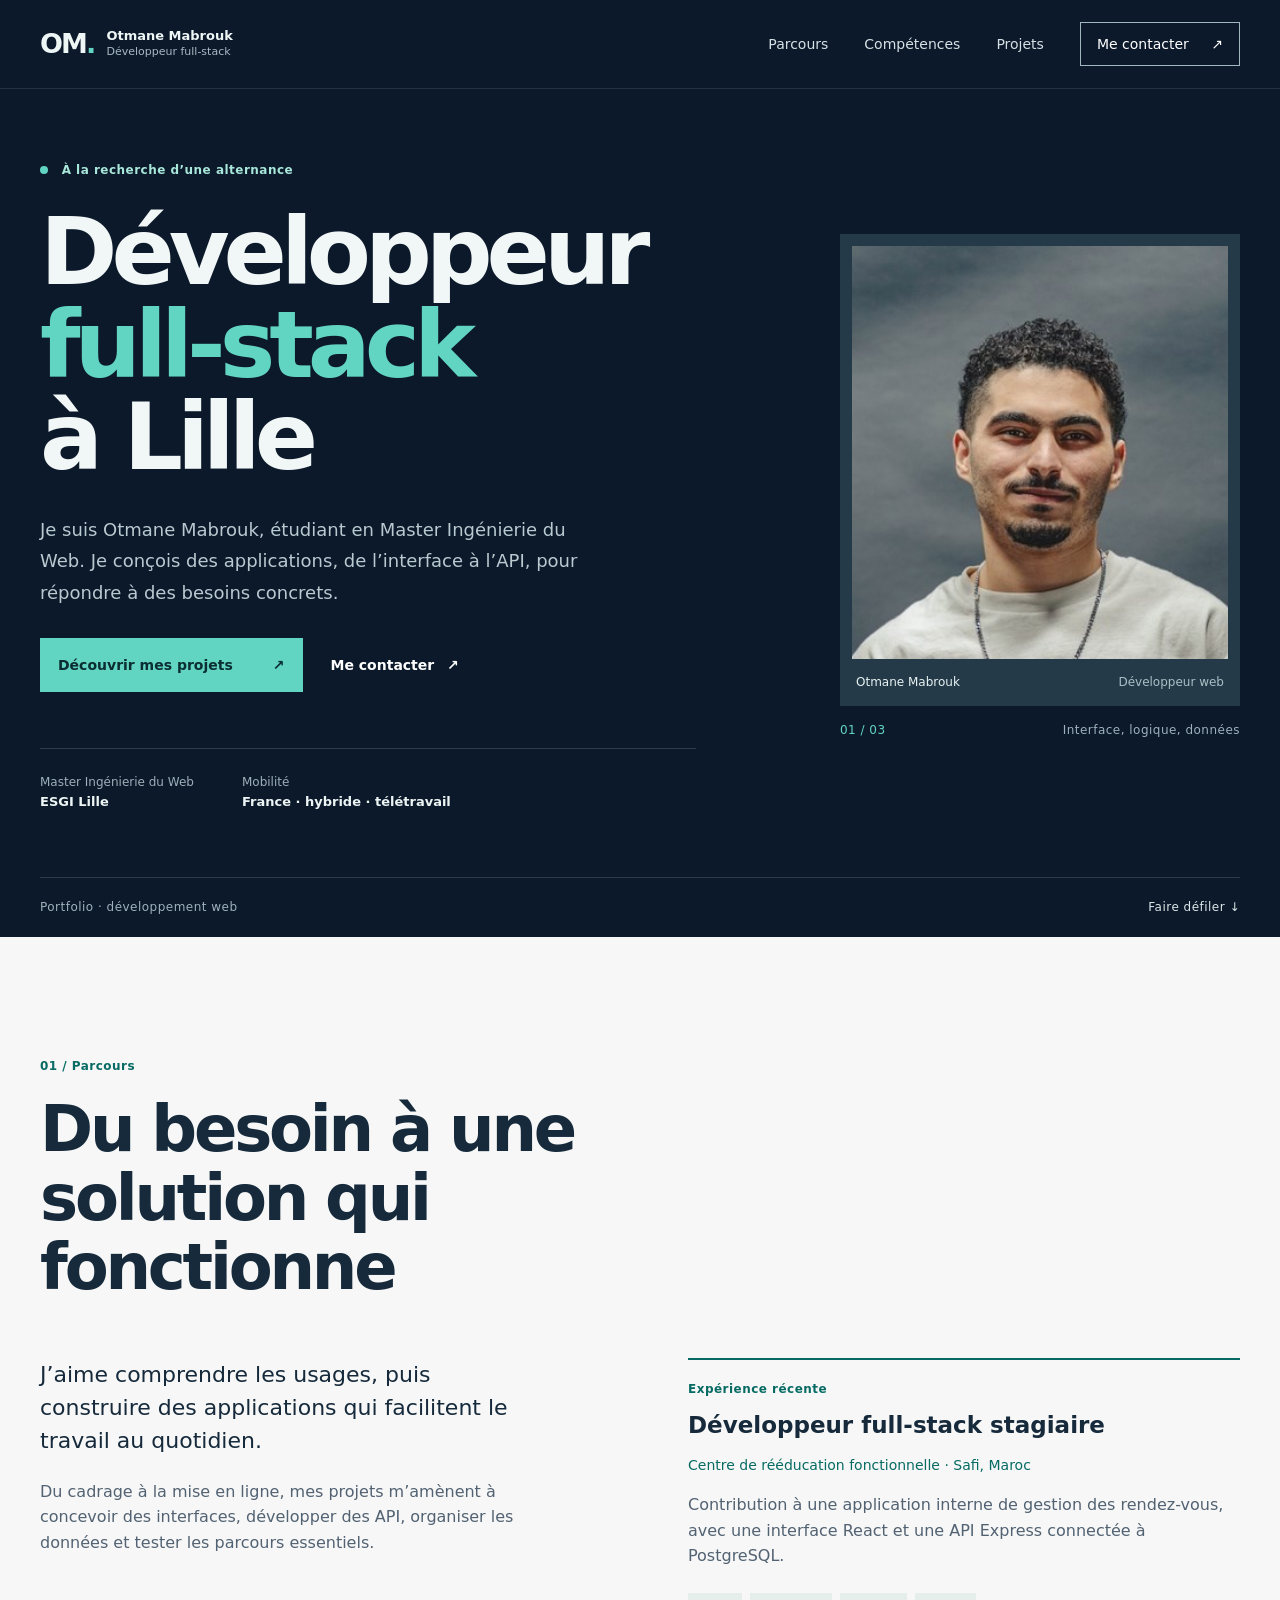
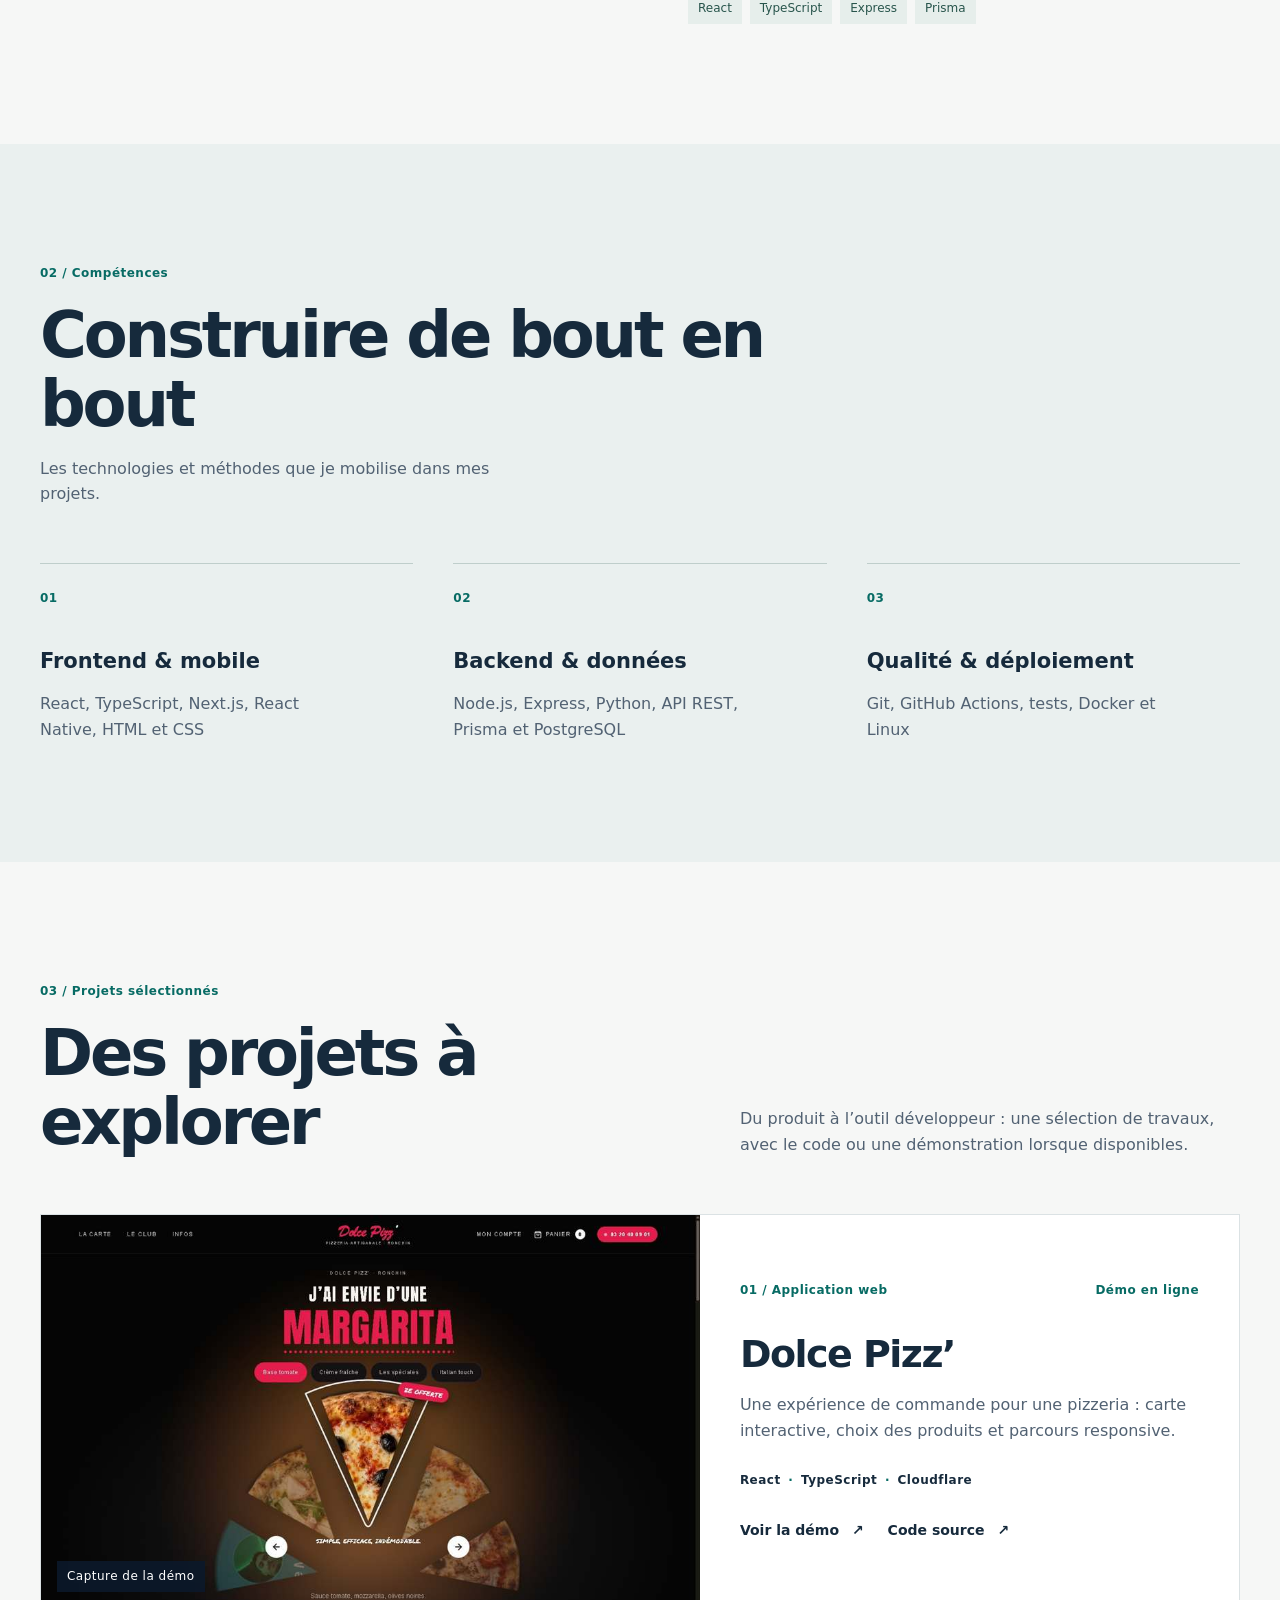
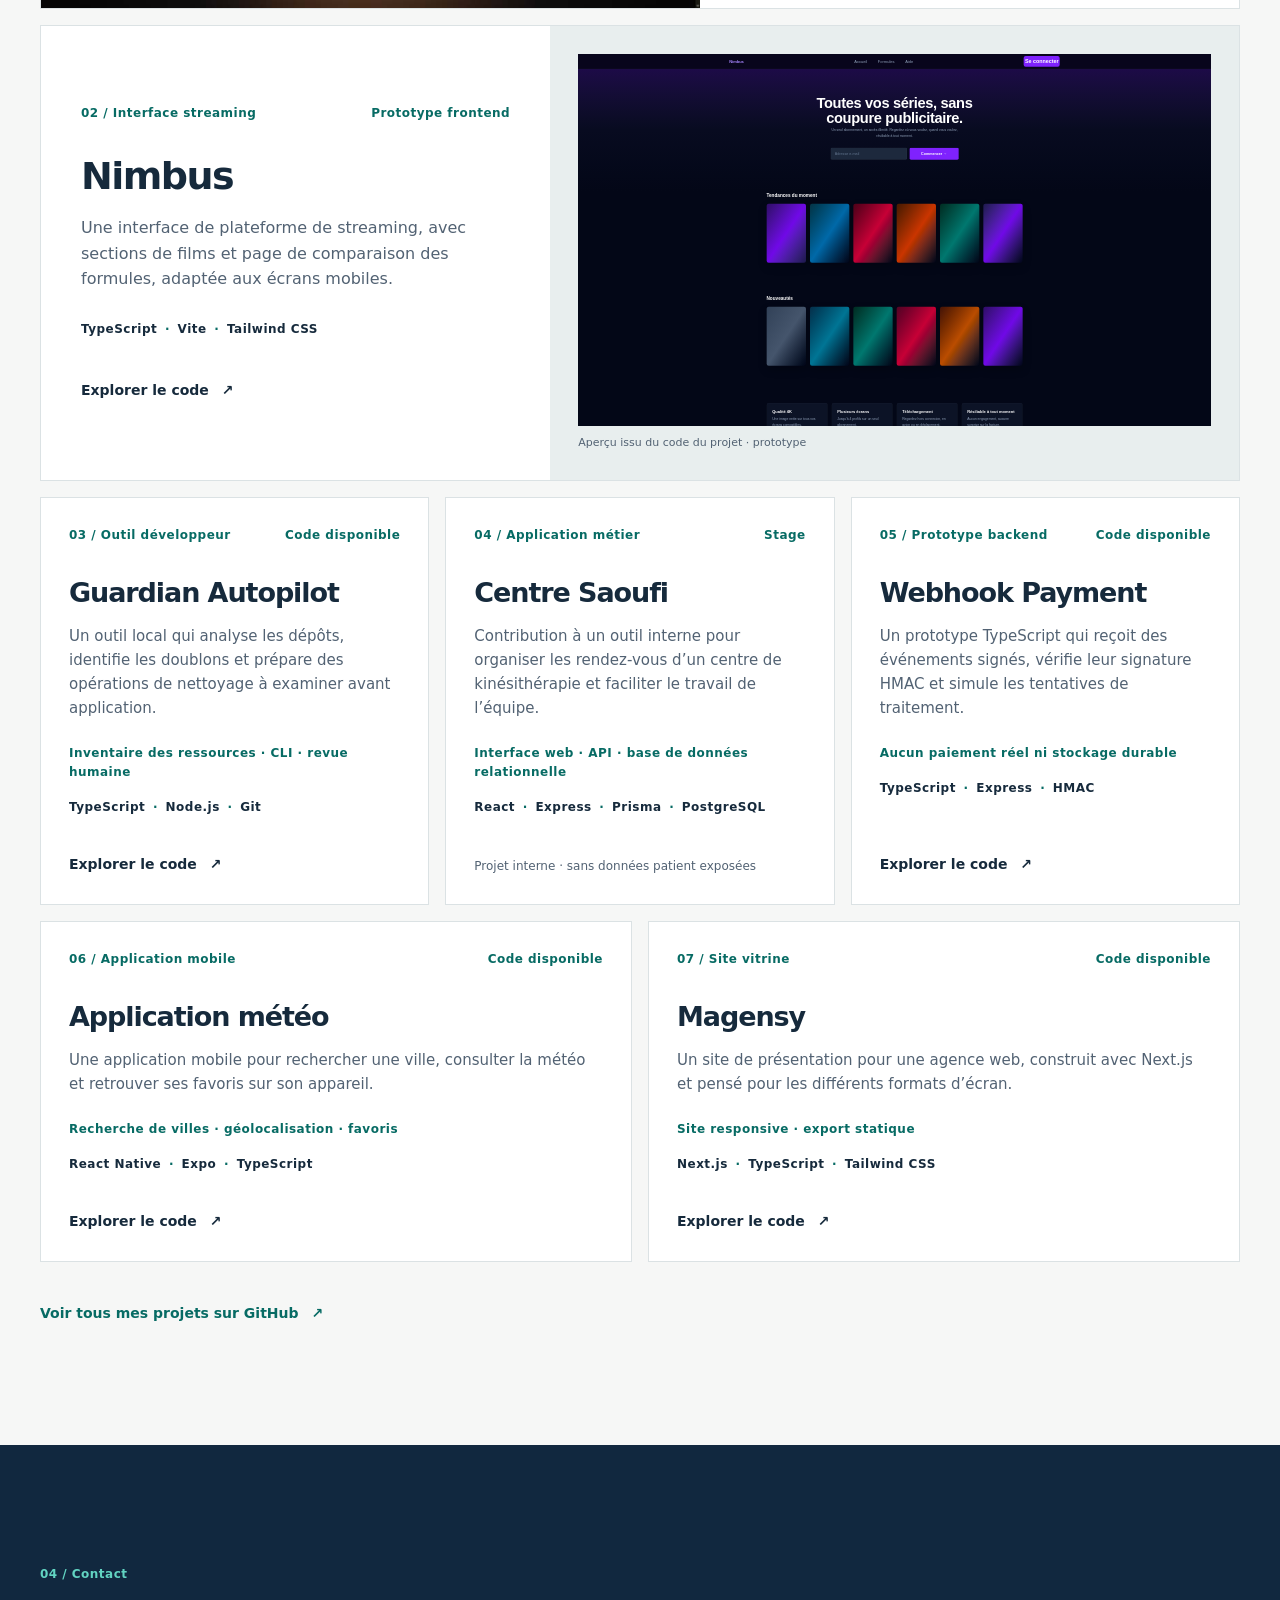
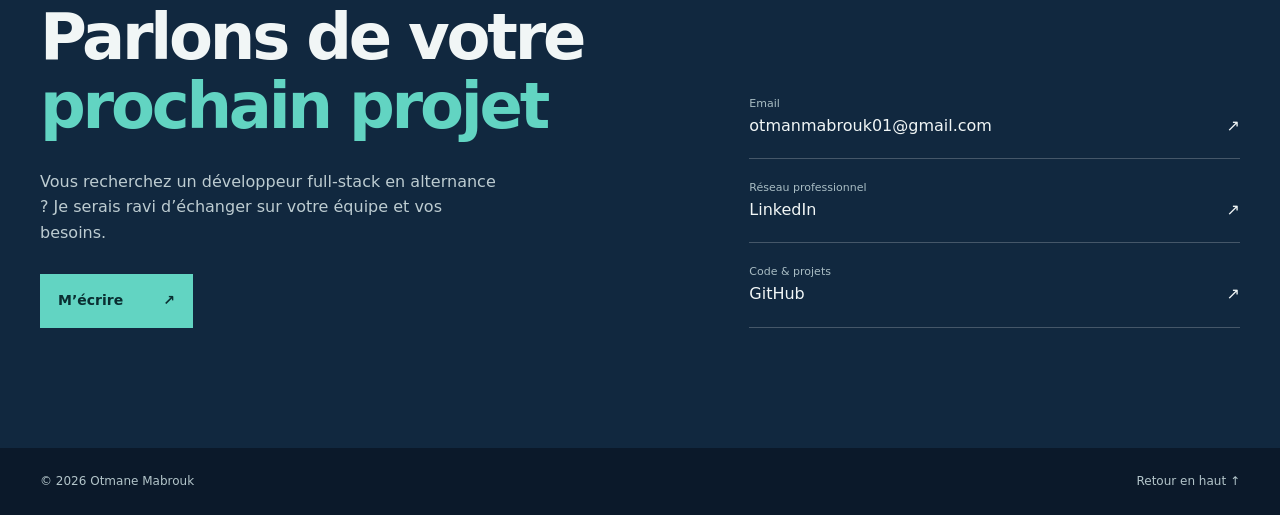
<file: index.html>
<!doctype html>
<html lang="fr">
<head>
<meta charset="utf-8"><meta name="viewport" content="width=device-width, initial-scale=1">
<meta name="description" content="Otmane Mabrouk, développeur full-stack en Master Ingénierie du Web à Lille, recherche une alternance. Découvrez ses projets et son expérience.">
<meta property="og:title" content="Otmane Mabrouk — Développeur full-stack"><meta property="og:description" content="Portfolio de développement web, applications métier, interfaces et API.">
<title>Otmane Mabrouk — Développeur full-stack</title><link rel="stylesheet" href="style.css?v=portfolio-6"><script src="app.js?v=portfolio-4" defer></script>
</head>
<body>
<a class="skip-link" href="#main">Aller au contenu</a>
<header class="site-header"><nav class="nav wrap" aria-label="Navigation principale"><a href="#hero" class="brand" aria-label="Otmane Mabrouk, accueil"><span class="brand-mark">OM<span>.</span></span><span class="brand-copy">Otmane Mabrouk<small>Développeur full-stack</small></span></a><button class="menu-toggle" type="button" aria-expanded="false" aria-controls="nav-links">Menu <span aria-hidden="true">☰</span></button><div id="nav-links" class="nav-links"><a href="#about">Parcours</a><a href="#skills">Compétences</a><a href="#projects">Projets</a><a class="nav-contact" href="#contact">Me contacter <span aria-hidden="true">↗</span></a></div></nav></header>
<main id="main">
<section id="hero" class="hero"><div class="wrap hero-grid"><div class="hero-content"><p class="eyebrow"><span class="status-dot"></span> À la recherche d’une alternance</p><h1>Développeur<br><span>full-stack</span><br>à Lille</h1><p class="hero-lead">Je suis Otmane Mabrouk, étudiant en Master Ingénierie du Web. Je conçois des applications, de l’interface à l’API, pour répondre à des besoins concrets.</p><div class="actions"><a class="button button-accent" href="#projects">Découvrir mes projets <span aria-hidden="true">↗</span></a><a class="button-text" href="#contact">Me contacter <span aria-hidden="true">↗</span></a></div><div class="hero-meta"><span>Master Ingénierie du Web<br><strong>ESGI Lille</strong></span><span>Mobilité<br><strong>France · hybride · télétravail</strong></span></div></div><div class="portrait-wrap"><div class="portrait"><img src="public/img/otmane-portrait.jpg" alt="Portrait d’Otmane Mabrouk" width="360" height="360"><div class="portrait-label"><span>Otmane Mabrouk</span><span>Développeur web</span></div></div><p class="portrait-note"><span>01 / 03</span> Interface, logique, données</p></div></div><div class="wrap hero-bottom"><span>Portfolio · développement web</span><a href="#about">Faire défiler <span aria-hidden="true">↓</span></a></div></section>
<section id="about" class="section wrap about"><div class="section-heading reveal"><p class="kicker">01 / Parcours</p><h2>Du besoin à une solution qui fonctionne</h2></div><div class="about-grid"><div class="about-copy reveal"><p class="large-copy">J’aime comprendre les usages, puis construire des applications qui facilitent le travail au quotidien.</p><p>Du cadrage à la mise en ligne, mes projets m’amènent à concevoir des interfaces, développer des API, organiser les données et tester les parcours essentiels.</p></div><div class="experience reveal"><p class="experience-label">Expérience récente</p><h3>Développeur full-stack stagiaire</h3><p class="experience-place">Centre de rééducation fonctionnelle · Safi, Maroc</p><p>Contribution à une application interne de gestion des rendez-vous, avec une interface React et une API Express connectée à PostgreSQL.</p><div class="experience-tags"><span>React</span><span>TypeScript</span><span>Express</span><span>Prisma</span></div></div></div></section>
<section id="skills" class="section skills"><div class="wrap"><div class="section-heading reveal"><p class="kicker">02 / Compétences</p><h2>Construire de bout en bout</h2><p>Les technologies et méthodes que je mobilise dans mes projets.</p></div><div class="skill-grid"><div class="skill-item reveal"><span class="skill-number">01</span><h3>Frontend & mobile</h3><p>React, TypeScript, Next.js, React Native, HTML et CSS</p></div><div class="skill-item reveal"><span class="skill-number">02</span><h3>Backend & données</h3><p>Node.js, Express, Python, API REST, Prisma et PostgreSQL</p></div><div class="skill-item reveal"><span class="skill-number">03</span><h3>Qualité & déploiement</h3><p>Git, GitHub Actions, tests, Docker et Linux</p></div></div></div></section>
<section id="projects" class="section projects wrap"><div class="section-heading projects-heading reveal"><div><p class="kicker">03 / Projets sélectionnés</p><h2>Des projets à explorer</h2></div><p>Du produit à l’outil développeur : une sélection de travaux, avec le code ou une démonstration lorsque disponibles.</p></div>
<div class="project-feature reveal"><div class="feature-shot"><img src="public/img/dolce-pizz-demo.jpg" alt="Capture réelle de la démo du site Dolce Pizz’" width="1120" height="630" loading="lazy"><span class="shot-label">Capture de la démo</span></div><div class="feature-body"><div class="project-top"><span>01 / Application web</span><span>Démo en ligne</span></div><h3>Dolce Pizz’</h3><p>Une expérience de commande pour une pizzeria : carte interactive, choix des produits et parcours responsive.</p><p class="stack">React <span>·</span> TypeScript <span>·</span> Cloudflare</p><div class="project-links"><a href="https://dolce-pizz-demo.dolcepizza.workers.dev/" target="_blank" rel="noopener noreferrer">Voir la démo <span aria-hidden="true">↗</span></a><a href="https://github.com/HotMb/Dolce-pizz" target="_blank" rel="noopener noreferrer">Code source <span aria-hidden="true">↗</span></a></div></div></div>
<article class="nimbus-feature reveal" aria-labelledby="nimbus-title"><div class="nimbus-content"><div class="project-top"><span>02 / Interface streaming</span><span>Prototype frontend</span></div><h3 id="nimbus-title">Nimbus</h3><p>Une interface de plateforme de streaming, avec sections de films et page de comparaison des formules, adaptée aux écrans mobiles.</p><p class="stack">TypeScript <span>·</span> Vite <span>·</span> Tailwind CSS</p><a class="card-link" href="https://github.com/HotMb/nimbus" target="_blank" rel="noopener noreferrer">Explorer le code <span aria-hidden="true">↗</span></a></div><figure class="nimbus-visual"><div class="nimbus-preview"><iframe src="previews/nimbus/" title="Aperçu de l’interface Nimbus" data-source-revision="83f03ec" loading="lazy" tabindex="-1" aria-hidden="true" scrolling="no" sandbox="allow-scripts allow-same-origin"></iframe></div><figcaption class="nimbus-caption">Aperçu issu du code du projet · prototype</figcaption></figure></article>
<div class="project-grid"><article class="project-card reveal"><div class="project-top"><span>03 / Outil développeur</span><span>Code disponible</span></div><h3>Guardian Autopilot</h3><p>Un outil local qui analyse les dépôts, identifie les doublons et prépare des opérations de nettoyage à examiner avant application.</p><p class="project-detail">Inventaire des ressources · CLI · revue humaine</p><p class="stack">TypeScript <span>·</span> Node.js <span>·</span> Git</p><a class="card-link" href="https://github.com/HotMb/guardian-autopilot" target="_blank" rel="noopener noreferrer">Explorer le code <span aria-hidden="true">↗</span></a></article>
<article class="project-card reveal"><div class="project-top"><span>04 / Application métier</span><span>Stage</span></div><h3>Centre Saoufi</h3><p>Contribution à un outil interne pour organiser les rendez-vous d’un centre de kinésithérapie et faciliter le travail de l’équipe.</p><p class="project-detail">Interface web · API · base de données relationnelle</p><p class="stack">React <span>·</span> Express <span>·</span> Prisma <span>·</span> PostgreSQL</p><span class="card-note">Projet interne · sans données patient exposées</span></article>
<article class="project-card reveal"><div class="project-top"><span>05 / Prototype backend</span><span>Code disponible</span></div><h3>Webhook Payment</h3><p>Un prototype TypeScript qui reçoit des événements signés, vérifie leur signature HMAC et simule les tentatives de traitement.</p><p class="project-detail">Aucun paiement réel ni stockage durable</p><p class="stack">TypeScript <span>·</span> Express <span>·</span> HMAC</p><a class="card-link" href="https://github.com/HotMb/webhook-payment" target="_blank" rel="noopener noreferrer">Explorer le code <span aria-hidden="true">↗</span></a></article>
<article class="project-card reveal"><div class="project-top"><span>06 / Application mobile</span><span>Code disponible</span></div><h3>Application météo</h3><p>Une application mobile pour rechercher une ville, consulter la météo et retrouver ses favoris sur son appareil.</p><p class="project-detail">Recherche de villes · géolocalisation · favoris</p><p class="stack">React Native <span>·</span> Expo <span>·</span> TypeScript</p><a class="card-link" href="https://github.com/HotMb/meteo-app" target="_blank" rel="noopener noreferrer">Explorer le code <span aria-hidden="true">↗</span></a></article>
<article class="project-card reveal"><div class="project-top"><span>07 / Site vitrine</span><span>Code disponible</span></div><h3>Magensy</h3><p>Un site de présentation pour une agence web, construit avec Next.js et pensé pour les différents formats d’écran.</p><p class="project-detail">Site responsive · export statique</p><p class="stack">Next.js <span>·</span> TypeScript <span>·</span> Tailwind CSS</p><a class="card-link" href="https://github.com/HotMb/Magensy" target="_blank" rel="noopener noreferrer">Explorer le code <span aria-hidden="true">↗</span></a></article>
</div><a class="all-projects" href="https://github.com/HotMb?tab=repositories" target="_blank" rel="noopener noreferrer">Voir tous mes projets sur GitHub <span aria-hidden="true">↗</span></a></section>
<section id="contact" class="contact"><div class="wrap contact-grid"><div class="reveal"><p class="kicker">04 / Contact</p><h2>Parlons de votre<br><span>prochain projet</span></h2><p>Vous recherchez un développeur full-stack en alternance ? Je serais ravi d’échanger sur votre équipe et vos besoins.</p><a class="button button-accent" href="mailto:otmanmabrouk01@gmail.com">M’écrire <span aria-hidden="true">↗</span></a></div><div class="contact-links reveal"><a href="mailto:otmanmabrouk01@gmail.com"><span><small>Email</small>otmanmabrouk01@gmail.com</span><span aria-hidden="true">↗</span></a><a href="https://www.linkedin.com/in/otmane-mabrouk/" target="_blank" rel="noopener noreferrer"><span><small>Réseau professionnel</small>LinkedIn</span><span aria-hidden="true">↗</span></a><a href="https://github.com/HotMb" target="_blank" rel="noopener noreferrer"><span><small>Code & projets</small>GitHub</span><span aria-hidden="true">↗</span></a></div></div></section>
</main><footer class="footer"><div class="wrap"><span>© <span id="year">2026</span> Otmane Mabrouk</span><a href="#hero">Retour en haut ↑</a></div></footer>
</body></html>
</file>
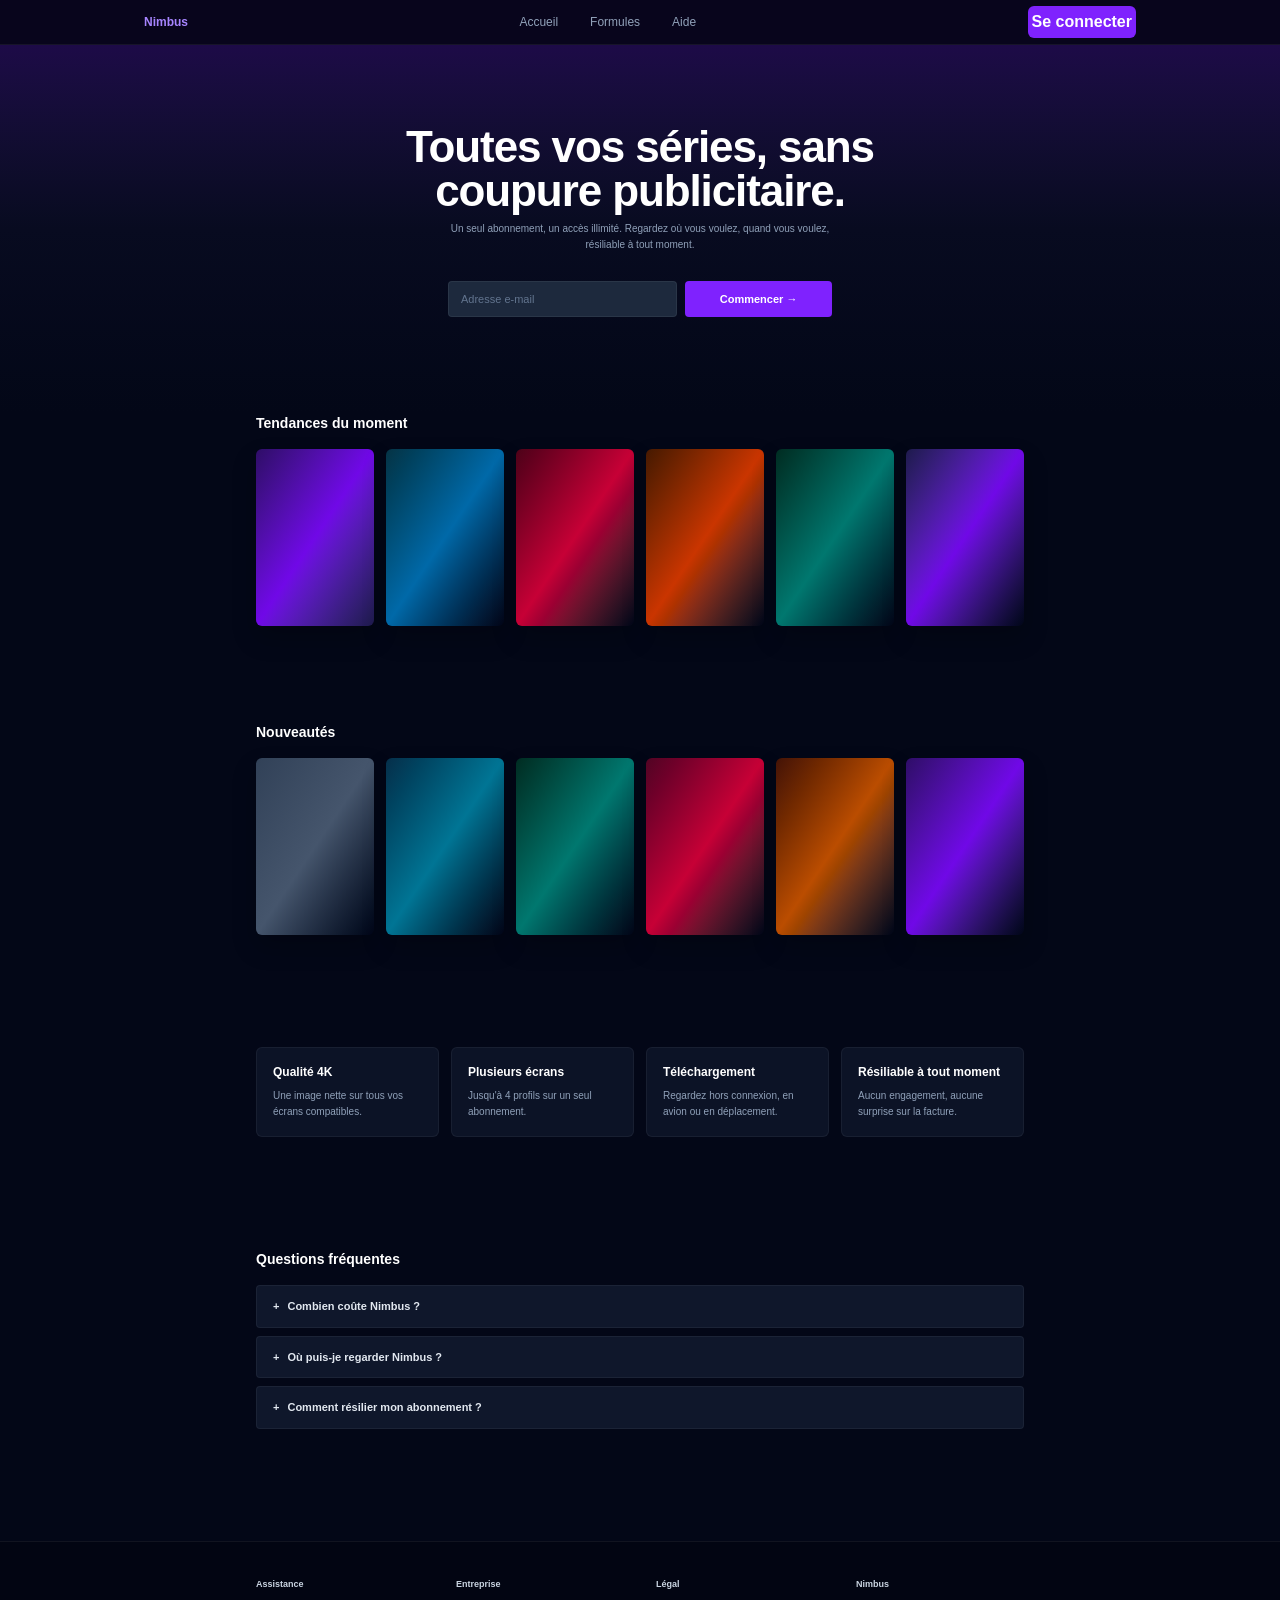
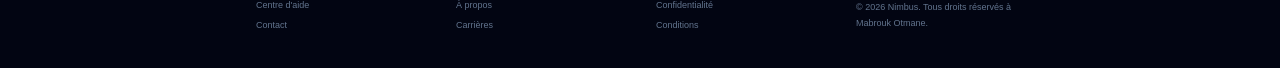
<file: previews/nimbus/index.html>
<!doctype html>
<html lang="en">
  <head>
    <meta charset="UTF-8" />
    <link rel="icon" type="image/svg+xml" href="./favicon.svg" />
    <meta name="viewport" content="width=device-width, initial-scale=1.0" />
    <title>Nimbus — Séries et films en streaming</title>
    <script type="module" crossorigin src="./assets/main-Gyl3dy8c.js"></script>
    <link rel="modulepreload" crossorigin href="./assets/style-BGzFfMn0.js">
    <link rel="stylesheet" crossorigin href="./assets/style-BIp0clGI.css">
  </head>
  <body>
    <div id="app"></div>

  </body>
</html>
</file>
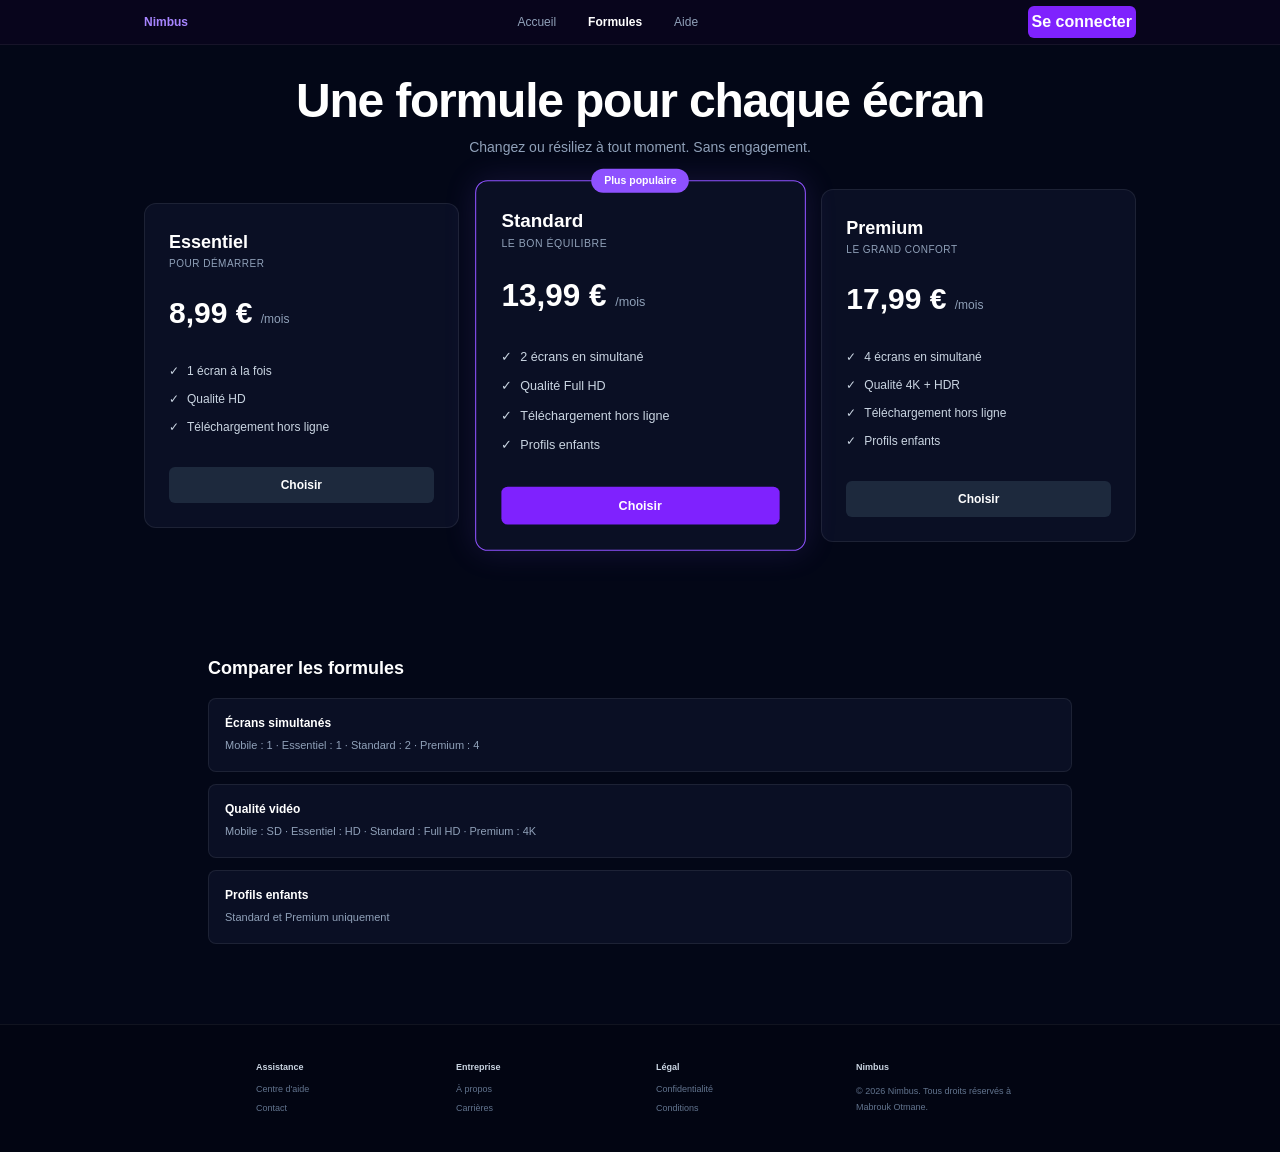
<file: previews/nimbus/pricing.html>
<!DOCTYPE html>
<html lang="fr">
<head>
  <meta charset="UTF-8">
  <title>Nimbus - Tarifs</title>
  <script type="module" crossorigin src="./assets/pricing-v6wU77gw.js"></script>
  <link rel="modulepreload" crossorigin href="./assets/style-BGzFfMn0.js">
  <link rel="stylesheet" crossorigin href="./assets/style-BIp0clGI.css">
</head>
<body>
  <div id="app"></div>
</body>
</html>
</file>
<file: style.css>
:root{color-scheme:light;--navy:#11283f;--deep:#0b192a;--ink:#162a3c;--text:#526273;--paper:#f6f7f6;--line:#dbe2e4;--accent:#62d4c2;--teal:#076b64;--font:system-ui,-apple-system,BlinkMacSystemFont,"Segoe UI",sans-serif}*{box-sizing:border-box}html{scroll-behavior:smooth;scroll-padding-top:88px}body{margin:0;background:var(--paper);color:var(--ink);font-family:var(--font);font-size:16px;line-height:1.6}a{color:inherit;text-decoration:none}button{font:inherit}img{display:block;max-width:100%}a:focus-visible,button:focus-visible{outline:3px solid #11988a;outline-offset:4px}.wrap{width:min(100% - 64px,1200px);margin:auto}.skip-link{position:absolute;top:-100px;left:16px;z-index:100;background:white;color:var(--ink);padding:12px}.skip-link:focus{top:16px}.site-header{background:var(--deep);color:#eef5f5;border-bottom:1px solid #ffffff1a}.nav{height:88px;display:flex;align-items:center;justify-content:space-between;gap:32px}.brand{display:flex;align-items:center;gap:12px}.brand-mark{font-size:27px;font-weight:750;letter-spacing:-.07em}.brand-mark span{color:var(--accent)}.brand-copy{font-size:13px;line-height:1.3;font-weight:600}.brand-copy small{display:block;color:#a9b9c3;font-size:11px;font-weight:400}.nav-links{display:flex;gap:36px;align-items:center;font-size:14px;color:#d6e1e5}.nav-links>a:not(.nav-contact):hover{color:var(--accent)}.nav-contact{border:1px solid #a2b6bd;padding:10px 16px;color:white}.nav-contact:hover{background:#fff;color:var(--deep)}.nav-contact span{margin-left:18px}.menu-toggle{display:none}.hero{background:var(--deep);color:#f1f6f6}.hero-grid{display:grid;grid-template-columns:1.1fr .75fr;gap:96px;align-items:center;min-height:620px;padding-top:72px;padding-bottom:64px}.eyebrow,.kicker,.project-top,.hero-bottom,.portrait-note,.experience-label,.skill-number,.stack,.project-detail,.shot-label{font-size:12px;letter-spacing:.04em}.eyebrow{color:#a8e7da;font-weight:600;margin:0 0 26px}.status-dot{display:inline-block;width:8px;height:8px;background:var(--accent);border-radius:50%;margin-right:9px}.hero h1{font-size:clamp(60px,7.3vw,100px);line-height:.99;letter-spacing:-.065em;font-weight:650;margin:0}.hero h1 span{color:var(--accent)}.hero-lead{font-size:18px;line-height:1.75;max-width:570px;color:#b9c9d0;margin:30px 0}.actions{display:flex;align-items:center;gap:28px;flex-wrap:wrap}.button{display:inline-flex;align-items:center;justify-content:space-between;gap:40px;min-height:54px;padding:14px 18px;font-size:14px;font-weight:650}.button-accent{background:var(--accent);color:#0a2e31}.button-accent:hover{background:#91e3d5}.button-text{color:white;font-size:14px;font-weight:600}.button-text:hover,.project-links a:hover,.card-link:hover,.all-projects:hover{text-decoration:underline;text-underline-offset:5px}.button-text span{margin-left:8px}.hero-meta{display:flex;flex-wrap:wrap;gap:48px;border-top:1px solid #ffffff26;margin-top:56px;padding-top:24px;color:#9eafb9;font-size:12px}.hero-meta strong{color:#edf4f4;font-size:13px;font-weight:550}.portrait-wrap{max-width:400px;justify-self:end;width:100%}.portrait{position:relative;background:#243a48;padding:12px}.portrait img{width:100%;height:auto;aspect-ratio:1/1.1;object-fit:cover;object-position:center}.portrait-label{display:flex;justify-content:space-between;gap:8px;padding:14px 4px 2px;color:#e8f2f2;font-size:12px}.portrait-label span:last-child{color:#a8c0c5}.portrait-note{display:flex;justify-content:space-between;color:#9eb1bb;margin:15px 0 0}.portrait-note span{color:var(--accent)}.hero-bottom{display:flex;justify-content:space-between;padding:20px 0;border-top:1px solid #ffffff25;color:#9fb1ba}.hero-bottom a{color:#dbe8e9}.section{padding:120px 0}.section-heading{max-width:760px}.kicker{color:var(--teal);font-weight:700;margin:0 0 18px}.section-heading h2,.contact h2{font-size:clamp(38px,5vw,64px);line-height:1.08;letter-spacing:-.05em;font-weight:600;margin:0}.section-heading>p:not(.kicker){color:var(--text);max-width:500px}.about-grid{display:grid;grid-template-columns:1fr 1fr;gap:96px;margin-top:56px}.about-copy p{color:var(--text);max-width:480px}.about-copy .large-copy{color:var(--ink);font-size:22px;line-height:1.5;margin-top:0}.experience{border-top:2px solid var(--teal);padding-top:20px}.experience-label{color:var(--teal);font-weight:700;margin:0 0 12px}.experience h3{font-size:23px;line-height:1.25;margin:0}.experience-place{color:var(--teal);font-size:14px}.experience>p:not(.experience-label):not(.experience-place){color:var(--text)}.experience-tags{display:flex;gap:8px;flex-wrap:wrap;margin-top:24px}.experience-tags span{font-size:12px;padding:6px 10px;background:#e6eeeb;color:#28554c}.skills{background:#eaf0ef}.skill-grid{display:grid;grid-template-columns:repeat(3,1fr);gap:40px;margin-top:56px}.skill-item{border-top:1px solid #bfcecb;padding-top:20px}.skill-number{color:var(--teal);font-weight:700}.skill-item h3{font-size:21px;margin:36px 0 12px}.skill-item p{color:var(--text);margin:0;max-width:320px}.projects-heading{max-width:none;display:flex;justify-content:space-between;align-items:end;gap:40px}.projects-heading>p{max-width:380px;margin:0;color:var(--text)}.project-feature{display:grid;grid-template-columns:1.1fr .9fr;gap:0;background:#fff;border:1px solid var(--line);margin-top:56px}.feature-shot{position:relative;background:#101820;min-height:300px;overflow:hidden}.feature-shot img{height:100%;width:100%;object-fit:cover}.shot-label{position:absolute;bottom:16px;left:16px;background:#0b192ae8;color:white;padding:6px 10px}.feature-body{padding:40px;display:flex;flex-direction:column;justify-content:center}.project-top{display:flex;justify-content:space-between;gap:12px;color:var(--teal);font-weight:700}.project-feature h3,.project-card h3{letter-spacing:-.04em;font-size:clamp(27px,3vw,38px);line-height:1.15;margin:32px 0 16px}.project-feature p:not(.stack),.project-card>p:not(.stack):not(.project-detail){color:var(--text);margin:0}.stack{font-weight:650;color:var(--ink);margin:28px 0}.stack span{color:var(--teal);margin:0 3px}.project-links{display:flex;gap:24px;flex-wrap:wrap;font-size:14px;font-weight:650}.project-links span,.card-link span,.all-projects span{margin-left:8px}.project-grid{display:grid;grid-template-columns:repeat(3,1fr);gap:16px;margin-top:16px}.project-card{display:flex;flex-direction:column;background:#fff;border:1px solid var(--line);padding:28px;min-width:0}.project-card h3{font-size:27px;margin:32px 0 16px}.project-card>p:not(.stack):not(.project-detail){font-size:15px}.project-card .stack{margin:16px 0 24px}.project-detail{color:var(--teal);font-weight:550;margin:24px 0 0}.card-link,.card-note{margin-top:auto;padding-top:12px;font-size:14px;font-weight:650}.card-note{font-size:12px;color:var(--text);font-weight:500}.all-projects{display:inline-block;margin-top:40px;color:var(--teal);font-size:14px;font-weight:700}.contact{background:var(--navy);color:#f1f6f6;padding:120px 0}.contact .kicker{color:var(--accent)}.contact-grid{display:grid;grid-template-columns:1fr .8fr;gap:96px;align-items:end}.contact h2 span{color:var(--accent)}.contact-grid>div>p:not(.kicker){color:#bdccd1;max-width:460px;margin:28px 0}.contact-links a{display:flex;align-items:end;justify-content:space-between;gap:16px;border-bottom:1px solid #ffffff38;padding:20px 0;overflow-wrap:anywhere}.contact-links a:hover{color:var(--accent)}.contact-links small{display:block;color:#a9bdc4;font-size:11px}.footer{background:var(--deep);color:#b3c5ca;font-size:12px}.footer .wrap{display:flex;justify-content:space-between;padding:24px 0;gap:24px}.motion-ready .reveal{opacity:0;transform:translateY(18px);transition:opacity .55s ease,transform .55s ease}.motion-ready .reveal.is-visible{opacity:1;transform:none}@media(max-width:900px){.hero-grid{gap:40px}.project-grid{grid-template-columns:repeat(2,1fr)}.feature-body{padding:28px}}@media(max-width:700px){.wrap{width:min(100% - 40px,1200px)}.nav{height:72px}.menu-toggle{display:block;background:none;color:white;border:0;padding:12px 0}.menu-toggle span{margin-left:8px}.nav-links{display:none;position:absolute;top:72px;left:0;right:0;z-index:5;background:var(--deep);padding:12px 20px 24px;gap:0;align-items:stretch;border-bottom:1px solid #ffffff30}.nav-links.open{display:flex;flex-direction:column}.nav-links a{padding:12px}.nav-contact{border:0}.hero-grid{grid-template-columns:1fr;gap:40px;min-height:0;padding-top:56px;padding-bottom:40px}.hero h1{font-size:clamp(56px,12vw,78px)}.hero-lead{font-size:16px}.hero-meta{margin-top:40px;gap:20px 32px}.portrait-wrap{justify-self:start;max-width:360px}.hero-bottom{gap:16px}.section{padding:80px 0}.about-grid,.contact-grid{grid-template-columns:1fr;gap:40px;margin-top:40px}.skill-grid{grid-template-columns:1fr;gap:28px;margin-top:40px}.skill-item h3{margin:16px 0 8px}.projects-heading{display:block}.projects-heading>p{margin-top:20px}.project-feature{grid-template-columns:1fr;margin-top:40px}.feature-shot{min-height:0;aspect-ratio:1.6}.feature-body{padding:24px}.project-feature h3{margin:24px 0 12px}.project-grid{grid-template-columns:1fr}.project-card{padding:24px}.project-card h3{margin:24px 0 12px}.contact{padding:80px 0}.contact-grid{margin-top:0}.contact-links a{font-size:14px}.footer .wrap{flex-wrap:wrap}}@media(prefers-reduced-motion:reduce){html{scroll-behavior:auto}*,*::before,*::after{animation-duration:.01ms!important;transition-duration:.01ms!important}.motion-ready .reveal{opacity:1;transform:none}}
.nimbus-preview{height:196px;overflow:hidden;background:#030717;border:1px solid #dbe2e4;margin-top:24px}.nimbus-preview iframe{width:300%;height:588px;border:0;pointer-events:none;transform:scale(.333333);transform-origin:top left}.nimbus-caption{font-size:11px!important;color:#526273!important;margin:8px 0 0!important}.nimbus-card .stack{margin-top:18px}

/* Featured project layout and restrained movement. */
.nimbus-feature{display:grid;grid-template-columns:minmax(0,.85fr) minmax(0,1.15fr);gap:0;margin-top:16px;background:#fff;border:1px solid var(--line)}
.nimbus-content{display:flex;flex-direction:column;align-items:flex-start;justify-content:center;min-width:0;padding:40px}
.nimbus-content .project-top{align-self:stretch}
.nimbus-content h3{font-size:clamp(27px,3vw,38px);line-height:1.15;letter-spacing:-.04em;margin:32px 0 16px}
.nimbus-content>p:not(.stack){color:var(--text);margin:0}
.nimbus-content .card-link{margin-top:0}
.nimbus-visual{min-width:0;margin:0;display:flex;flex-direction:column;justify-content:center;background:#e8eeee;padding:28px}
.nimbus-preview{position:relative;width:100%;height:auto;aspect-ratio:1.7;margin:0;overflow:hidden;background:#030717;border:0}
.nimbus-preview iframe{position:absolute;inset:0;width:300%;height:300%;border:0;pointer-events:none;transform:scale(.333333);transform-origin:top left}
.nimbus-caption{font-size:12px;color:var(--text);margin:10px 0 0}
@media(min-width:901px){.project-grid{grid-template-columns:repeat(6,minmax(0,1fr))}.project-grid>.project-card{grid-column:span 2}.project-grid>.project-card:nth-last-child(-n+2){grid-column:span 3}}
@media(max-width:700px){.nimbus-feature{grid-template-columns:1fr}.nimbus-content{padding:24px}.nimbus-content h3{margin:24px 0 12px}.nimbus-visual{padding:16px}}
@media(prefers-reduced-motion:no-preference){
 @keyframes hero-arrive{from{opacity:0;transform:translateY(14px)}to{opacity:1;transform:translateY(0)}}
 .motion-ready .hero-content{animation:hero-arrive .55s ease-out both}
 .motion-ready .portrait-wrap{animation:hero-arrive .65s ease-out .08s both}
 .project-card,.project-feature,.nimbus-feature{transition:border-color .2s ease,box-shadow .2s ease}
 .button,.nav-contact{transition:background-color .2s ease,color .2s ease,border-color .2s ease}
 @media(hover:hover){.project-card:hover,.project-feature:hover,.nimbus-feature:hover{border-color:#a9c6c0;box-shadow:0 10px 28px #11283f0d}}
}
.motion-ready .reveal:focus-within{opacity:1;transform:none}
</file>
<file: previews/nimbus/assets/style-BIp0clGI.css>
/*! tailwindcss v4.3.3 | MIT License | https://tailwindcss.com */
@layer properties{@supports (((-webkit-hyphens:none)) and (not (margin-trim:inline))) or ((-moz-orient:inline) and (not (color:rgb(from red r g b)))){*,:before,:after,::backdrop{--tw-translate-x:0;--tw-translate-y:0;--tw-translate-z:0;--tw-font-weight:initial;--tw-border-style:solid;--tw-backdrop-blur:initial;--tw-backdrop-brightness:initial;--tw-backdrop-contrast:initial;--tw-backdrop-grayscale:initial;--tw-backdrop-hue-rotate:initial;--tw-backdrop-invert:initial;--tw-backdrop-opacity:initial;--tw-backdrop-saturate:initial;--tw-backdrop-sepia:initial;--tw-shadow:0 0 #0000;--tw-shadow-color:initial;--tw-shadow-alpha:100%;--tw-inset-shadow:0 0 #0000;--tw-inset-shadow-color:initial;--tw-inset-shadow-alpha:100%;--tw-ring-color:initial;--tw-ring-shadow:0 0 #0000;--tw-inset-ring-color:initial;--tw-inset-ring-shadow:0 0 #0000;--tw-ring-inset:initial;--tw-ring-offset-width:0px;--tw-ring-offset-color:#fff;--tw-ring-offset-shadow:0 0 #0000;--tw-scale-x:1;--tw-scale-y:1;--tw-scale-z:1;--tw-leading:initial;--tw-tracking:initial;--tw-duration:initial;--tw-blur:initial;--tw-brightness:initial;--tw-contrast:initial;--tw-grayscale:initial;--tw-hue-rotate:initial;--tw-invert:initial;--tw-opacity:initial;--tw-saturate:initial;--tw-sepia:initial;--tw-drop-shadow:initial;--tw-drop-shadow-color:initial;--tw-drop-shadow-alpha:100%;--tw-drop-shadow-size:initial;--tw-rotate-x:initial;--tw-rotate-y:initial;--tw-rotate-z:initial;--tw-skew-x:initial;--tw-skew-y:initial;--tw-space-y-reverse:0;--tw-gradient-position:initial;--tw-gradient-from:#0000;--tw-gradient-via:#0000;--tw-gradient-to:#0000;--tw-gradient-stops:initial;--tw-gradient-via-stops:initial;--tw-gradient-from-position:0%;--tw-gradient-via-position:50%;--tw-gradient-to-position:100%}}}@layer theme{:root,:host{--font-sans:-apple-system, BlinkMacSystemFont, "Segoe UI", Roboto, "Helvetica Neue", "Noto Sans", Arial, sans-serif, "Apple Color Emoji", "Segoe UI Emoji", "Segoe UI Symbol", "Noto Color Emoji";--font-mono:ui-monospace, SFMono-Regular, Menlo, Monaco, Consolas, "Liberation Mono", "Courier New", monospace;--color-orange-700:oklch(55.3% .195 38.402);--color-orange-950:oklch(26.6% .079 36.259);--color-amber-700:oklch(55.5% .163 48.998);--color-amber-950:oklch(27.9% .077 45.635);--color-emerald-950:oklch(26.2% .051 172.552);--color-teal-700:oklch(51.1% .096 186.391);--color-cyan-700:oklch(52% .105 223.128);--color-cyan-950:oklch(30.2% .056 229.695);--color-sky-700:oklch(50% .134 242.749);--color-sky-950:oklch(29.3% .066 243.157);--color-indigo-950:oklch(25.7% .09 281.288);--color-violet-300:oklch(81.1% .111 293.571);--color-violet-400:oklch(70.2% .183 293.541);--color-violet-500:oklch(60.6% .25 292.717);--color-violet-600:oklch(54.1% .281 293.009);--color-violet-700:oklch(49.1% .27 292.581);--color-violet-950:oklch(28.3% .141 291.089);--color-pink-950:oklch(28.4% .109 3.907);--color-rose-700:oklch(51.4% .222 16.935);--color-rose-950:oklch(27.1% .105 12.094);--color-slate-100:oklch(96.8% .007 247.896);--color-slate-200:oklch(92.9% .013 255.508);--color-slate-300:oklch(86.9% .022 252.894);--color-slate-400:oklch(70.4% .04 256.788);--color-slate-500:oklch(55.4% .046 257.417);--color-slate-600:oklch(44.6% .043 257.281);--color-slate-700:oklch(37.2% .044 257.287);--color-slate-800:oklch(27.9% .041 260.031);--color-slate-900:oklch(20.8% .042 265.755);--color-slate-950:oklch(12.9% .042 264.695);--color-white:#fff;--spacing:.25rem;--container-sm:24rem;--container-2xl:42rem;--container-3xl:48rem;--container-4xl:56rem;--container-5xl:64rem;--text-xs:.75rem;--text-xs--line-height:calc(1 / .75);--text-sm:.875rem;--text-sm--line-height:calc(1.25 / .875);--text-base:1rem;--text-base--line-height:calc(1.5 / 1);--text-lg:1.125rem;--text-lg--line-height:calc(1.75 / 1.125);--text-xl:1.25rem;--text-xl--line-height:calc(1.75 / 1.25);--text-3xl:1.875rem;--text-3xl--line-height:calc(2.25 / 1.875);--text-5xl:3rem;--text-5xl--line-height:1;--font-weight-normal:400;--font-weight-medium:500;--font-weight-semibold:600;--font-weight-bold:700;--font-weight-black:900;--tracking-tight:-.025em;--tracking-wider:.05em;--radius-sm:.25rem;--radius-md:.375rem;--radius-lg:.5rem;--radius-xl:.75rem;--blur-md:12px;--default-transition-duration:.15s;--default-transition-timing-function:cubic-bezier(.4, 0, .2, 1);--default-font-family:var(--font-sans);--default-mono-font-family:var(--font-mono)}}@layer base{*,:after,:before,::backdrop{box-sizing:border-box;border:0 solid;margin:0;padding:0}::file-selector-button{box-sizing:border-box;border:0 solid;margin:0;padding:0}html,:host{-webkit-text-size-adjust:100%;tab-size:4;line-height:1.5;font-family:var(--default-font-family,-apple-system, BlinkMacSystemFont, "Segoe UI", Roboto, "Helvetica Neue", "Noto Sans", Arial, sans-serif, "Apple Color Emoji", "Segoe UI Emoji", "Segoe UI Symbol", "Noto Color Emoji");font-feature-settings:var(--default-font-feature-settings,normal);font-variation-settings:var(--default-font-variation-settings,normal);-webkit-tap-highlight-color:transparent}hr{height:0;color:inherit;border-top-width:1px}abbr:where([title]){-webkit-text-decoration:underline dotted;text-decoration:underline dotted}h1,h2,h3,h4,h5,h6{font-size:inherit;font-weight:inherit}a{color:inherit;-webkit-text-decoration:inherit;-webkit-text-decoration:inherit;-webkit-text-decoration:inherit;-webkit-text-decoration:inherit;text-decoration:inherit}b,strong{font-weight:bolder}code,kbd,samp,pre{font-family:var(--default-mono-font-family,ui-monospace, SFMono-Regular, Menlo, Monaco, Consolas, "Liberation Mono", "Courier New", monospace);font-feature-settings:var(--default-mono-font-feature-settings,normal);font-variation-settings:var(--default-mono-font-variation-settings,normal);font-size:1em}small{font-size:80%}sub,sup{vertical-align:baseline;font-size:75%;line-height:0;position:relative}sub{bottom:-.25em}sup{top:-.5em}table{text-indent:0;border-color:inherit;border-collapse:collapse}:-moz-focusring:where(:not(iframe)){outline:auto}progress{vertical-align:baseline}summary{display:list-item}ol,ul,menu{list-style:none}img,svg,video,canvas,audio,iframe,embed,object{vertical-align:middle;display:block}img,video{max-width:100%;height:auto}button,input,select,optgroup,textarea{font:inherit;font-feature-settings:inherit;font-variation-settings:inherit;letter-spacing:inherit;color:inherit;opacity:1;background-color:#0000;border-radius:0}::file-selector-button{font:inherit;font-feature-settings:inherit;font-variation-settings:inherit;letter-spacing:inherit;color:inherit;opacity:1;background-color:#0000;border-radius:0}:where(select:is([multiple],[size])) optgroup{font-weight:bolder}:where(select:is([multiple],[size])) optgroup option{padding-inline-start:20px}::file-selector-button{margin-inline-end:4px}::placeholder{opacity:1}@supports (not ((-webkit-appearance:-apple-pay-button))) or (contain-intrinsic-size:1px){::placeholder{color:currentColor}@supports (color:color-mix(in lab, red, red)){::placeholder{color:color-mix(in oklab, currentcolor 50%, transparent)}}}textarea{resize:vertical}::-webkit-search-decoration{-webkit-appearance:none}::-webkit-date-and-time-value{min-height:1lh;text-align:inherit}::-webkit-datetime-edit{display:inline-flex}::-webkit-datetime-edit-fields-wrapper{padding:0}::-webkit-datetime-edit{padding-block:0}::-webkit-datetime-edit-year-field{padding-block:0}::-webkit-datetime-edit-month-field{padding-block:0}::-webkit-datetime-edit-day-field{padding-block:0}::-webkit-datetime-edit-hour-field{padding-block:0}::-webkit-datetime-edit-minute-field{padding-block:0}::-webkit-datetime-edit-second-field{padding-block:0}::-webkit-datetime-edit-millisecond-field{padding-block:0}::-webkit-datetime-edit-meridiem-field{padding-block:0}::-webkit-calendar-picker-indicator{line-height:1}:-moz-ui-invalid{box-shadow:none}button,input:where([type=button],[type=reset],[type=submit]){appearance:button}::file-selector-button{appearance:button}::-webkit-inner-spin-button{height:auto}::-webkit-outer-spin-button{height:auto}[hidden]:where(:not([hidden=until-found])){display:none!important}html{font-family:Arial,Helvetica,sans-serif}body{background-color:#030717;margin:0}}@layer components;@layer utilities{.pricing-badge{top:calc(var(--spacing) * -3);--tw-translate-x:calc(calc(1 / 2 * 100%) * -1);translate:var(--tw-translate-x) var(--tw-translate-y);background-color:var(--color-violet-500);padding-inline:calc(var(--spacing) * 3);padding-block:var(--spacing);--tw-font-weight:var(--font-weight-bold);font-size:10px;font-weight:var(--font-weight-bold);white-space:nowrap;color:var(--color-white);border-radius:2147483647px;position:absolute;left:50%}.header-sticky{z-index:50;border-bottom-style:var(--tw-border-style);border-color:#ffffff0f;border-bottom-width:1px;width:100%;position:sticky;top:0}@supports (color:color-mix(in lab, red, red)){.header-sticky{border-color:color-mix(in oklab, var(--color-white) 6%, transparent)}}.header-sticky{background-color:#08051c}.fixed-bottom-bar{z-index:50;border-top-style:var(--tw-border-style);border-color:#ffffff14;border-top-width:1px;width:100%;position:fixed;bottom:0;left:0}@supports (color:color-mix(in lab, red, red)){.fixed-bottom-bar{border-color:color-mix(in oklab, var(--color-white) 8%, transparent)}}.fixed-bottom-bar{padding:calc(var(--spacing) * 4);--tw-backdrop-blur:blur(var(--blur-md));-webkit-backdrop-filter:var(--tw-backdrop-blur,) var(--tw-backdrop-brightness,) var(--tw-backdrop-contrast,) var(--tw-backdrop-grayscale,) var(--tw-backdrop-hue-rotate,) var(--tw-backdrop-invert,) var(--tw-backdrop-opacity,) var(--tw-backdrop-saturate,) var(--tw-backdrop-sepia,);backdrop-filter:var(--tw-backdrop-blur,) var(--tw-backdrop-brightness,) var(--tw-backdrop-contrast,) var(--tw-backdrop-grayscale,) var(--tw-backdrop-hue-rotate,) var(--tw-backdrop-invert,) var(--tw-backdrop-opacity,) var(--tw-backdrop-saturate,) var(--tw-backdrop-sepia,);background-color:oklab(13.4132% -.00261762 -.0372567/.9)}@media (width>=48rem){.fixed-bottom-bar{display:none}}.sr-only{clip-path:inset(50%);white-space:nowrap;border-width:0;width:1px;height:1px;margin:-1px;padding:0;position:absolute;overflow:hidden}.pricing-card{gap:calc(var(--spacing) * 4);border-radius:var(--radius-xl);border-style:var(--tw-border-style);border-width:1px;border-color:#ffffff14;flex-direction:column;display:flex;position:relative}@supports (color:color-mix(in lab, red, red)){.pricing-card{border-color:color-mix(in oklab, var(--color-white) 8%, transparent)}}.pricing-card{padding:calc(var(--spacing) * 6);background-color:#0a0f24}.absolute{position:absolute}.relative{position:relative}.top-8{top:calc(var(--spacing) * 8)}.top-10{top:calc(var(--spacing) * 10)}.right-0{right:0}.pricing-card-popular{z-index:10;border-color:var(--color-violet-500);--tw-shadow:0 0 30px var(--tw-shadow-color,#8b5cf626);box-shadow:var(--tw-inset-shadow), var(--tw-inset-ring-shadow), var(--tw-ring-offset-shadow), var(--tw-ring-shadow), var(--tw-shadow)}@media (width>=48rem){.pricing-card-popular{--tw-scale-x:105%;--tw-scale-y:105%;--tw-scale-z:105%;scale:var(--tw-scale-x) var(--tw-scale-y)}}.z-50{z-index:50}.paragraph-text{margin-inline:auto;margin-top:calc(var(--spacing) * 2);--tw-leading:calc(var(--spacing) * 4);font-size:10px;line-height:calc(var(--spacing) * 4);color:var(--color-slate-400)}.pricing-grid{margin-inline:auto;margin-bottom:calc(var(--spacing) * 16);max-width:var(--container-5xl);align-items:center;gap:calc(var(--spacing) * 6);padding-inline:calc(var(--spacing) * 4);grid-template-columns:repeat(1,minmax(0,1fr));display:grid}@media (width>=48rem){.pricing-grid{grid-template-columns:repeat(3,minmax(0,1fr))}}.navbar{height:calc(var(--spacing) * 11);max-width:var(--container-5xl);padding-inline:calc(var(--spacing) * 4);justify-content:space-between;align-items:center;margin-inline:auto;display:flex}.fouter-grid{gap:calc(var(--spacing) * 8);max-width:52rem;padding-inline:clamp(1.25rem,4vw,2rem);padding-block:calc(var(--spacing) * 9);color:var(--color-slate-500);grid-template-columns:repeat(auto-fit,minmax(min(8rem,100%),1fr));margin-inline:auto;font-size:9px;display:grid}.carte-grid{max-width:var(--container-3xl);gap:calc(var(--spacing) * 3);grid-template-columns:repeat(auto-fit,minmax(min(7rem,100%),1fr));margin-inline:auto;display:grid}.comparison-section{max-width:var(--container-4xl);padding-inline:calc(var(--spacing) * 4);padding-bottom:calc(var(--spacing) * 28);margin-inline:auto}@media (width>=48rem){.comparison-section{padding-bottom:calc(var(--spacing) * 20)}}.section-films{max-width:52rem;margin-inline:auto;padding-inline:clamp(1.25rem,4vw,2rem)}.mx-auto{margin-inline:auto}.pricing-features{margin-block:calc(var(--spacing) * 4);gap:calc(var(--spacing) * 3);font-size:var(--text-xs);line-height:var(--tw-leading,var(--text-xs--line-height));color:var(--color-slate-300);flex-direction:column;display:flex}.pricing-header{margin-top:calc(var(--spacing) * 12);margin-bottom:calc(var(--spacing) * 8);padding-inline:calc(var(--spacing) * 4);text-align:center}.pricing-btn{border-radius:var(--radius-md);width:100%;padding-block:calc(var(--spacing) * 2.5);font-size:var(--text-xs);line-height:var(--tw-leading,var(--text-xs--line-height));--tw-font-weight:var(--font-weight-bold);font-weight:var(--font-weight-bold);transition-property:color,background-color,border-color,outline-color,text-decoration-color,fill,stroke,--tw-gradient-from,--tw-gradient-via,--tw-gradient-to;transition-timing-function:var(--tw-ease,var(--default-transition-timing-function));transition-duration:var(--tw-duration,var(--default-transition-duration));margin-top:auto}.pricing-price{margin-top:calc(var(--spacing) * 2);font-size:var(--text-3xl);line-height:var(--tw-leading,var(--text-3xl--line-height));--tw-font-weight:var(--font-weight-black);font-weight:var(--font-weight-black);color:var(--color-white)}.mt-1\.5{margin-top:calc(var(--spacing) * 1.5)}.mt-2{margin-top:calc(var(--spacing) * 2)}.mt-7{margin-top:calc(var(--spacing) * 7)}.mt-8{margin-top:calc(var(--spacing) * 8)}.mr-2{margin-right:calc(var(--spacing) * 2)}.comparison-title{margin-bottom:calc(var(--spacing) * 4);text-align:center;font-size:var(--text-base);line-height:var(--tw-leading,var(--text-base--line-height));--tw-font-weight:var(--font-weight-bold);font-weight:var(--font-weight-bold);color:var(--color-white)}@media (width>=48rem){.comparison-title{text-align:left;font-size:var(--text-lg);line-height:var(--tw-leading,var(--text-lg--line-height))}}.pricing-title{margin-bottom:calc(var(--spacing) * 3);font-size:var(--text-3xl);line-height:var(--tw-leading,var(--text-3xl--line-height));--tw-font-weight:var(--font-weight-black);font-weight:var(--font-weight-black);--tw-tracking:var(--tracking-tight);letter-spacing:var(--tracking-tight);color:var(--color-white)}@media (width>=48rem){.pricing-title{font-size:var(--text-5xl);line-height:var(--tw-leading,var(--text-5xl--line-height))}}.secondary-title{margin-bottom:calc(var(--spacing) * 4);font-size:var(--text-sm);line-height:var(--tw-leading,var(--text-sm--line-height));--tw-font-weight:var(--font-weight-bold);font-weight:var(--font-weight-bold);color:var(--color-white)}.comparison-block{gap:var(--spacing);border-radius:var(--radius-lg);border-style:var(--tw-border-style);border-width:1px;border-color:#ffffff14;flex-direction:column;display:flex}@supports (color:color-mix(in lab, red, red)){.comparison-block{border-color:color-mix(in oklab, var(--color-white) 8%, transparent)}}.comparison-block{padding:calc(var(--spacing) * 4);background-color:#0a0f24}.comparison-list{gap:calc(var(--spacing) * 3);flex-direction:column;display:flex}.pricing-feature-item{align-items:center;gap:calc(var(--spacing) * 2);display:flex}.block{display:block}.flex{display:flex}.grid{display:grid}.hidden{display:none}.trending{aspect-ratio:2/3;border-radius:var(--radius-md);--tw-gradient-position:to bottom right in oklab;background-image:linear-gradient(var(--tw-gradient-stops));--tw-shadow:0 12px 24px var(--tw-shadow-color,#00000038);box-shadow:var(--tw-inset-shadow), var(--tw-inset-ring-shadow), var(--tw-ring-offset-shadow), var(--tw-ring-shadow), var(--tw-shadow);transition-property:color,background-color,border-color,outline-color,text-decoration-color,fill,stroke,--tw-gradient-from,--tw-gradient-via,--tw-gradient-to,opacity,box-shadow,transform,translate,scale,rotate,filter,-webkit-backdrop-filter,backdrop-filter,display,content-visibility,overlay,pointer-events;transition-timing-function:var(--tw-ease,var(--default-transition-timing-function));transition-duration:var(--tw-duration,var(--default-transition-duration));--tw-duration:.3s;transition-duration:.3s}@media (hover:hover){.trending:hover{--tw-translate-y:calc(var(--spacing) * -1);translate:var(--tw-translate-x) var(--tw-translate-y);--tw-brightness:brightness(110%);filter:var(--tw-blur,) var(--tw-brightness,) var(--tw-contrast,) var(--tw-grayscale,) var(--tw-hue-rotate,) var(--tw-invert,) var(--tw-saturate,) var(--tw-sepia,) var(--tw-drop-shadow,)}}.btn-secondary{height:calc(var(--spacing) * 9);cursor:pointer;border-radius:var(--radius-sm);background-color:var(--color-violet-600);padding-inline:calc(var(--spacing) * 4);--tw-font-weight:var(--font-weight-bold);font-size:11px;font-weight:var(--font-weight-bold);color:var(--color-white);transition-property:color,background-color,border-color,outline-color,text-decoration-color,fill,stroke,--tw-gradient-from,--tw-gradient-via,--tw-gradient-to,opacity,box-shadow,transform,translate,scale,rotate,filter,-webkit-backdrop-filter,backdrop-filter,display,content-visibility,overlay,pointer-events;transition-timing-function:var(--tw-ease,var(--default-transition-timing-function));transition-duration:var(--tw-duration,var(--default-transition-duration));flex:1 0 auto}@media (hover:hover){.btn-secondary:hover{background-color:var(--color-violet-500)}}.btn-secondary:focus-visible{--tw-ring-shadow:var(--tw-ring-inset,) 0 0 0 calc(2px + var(--tw-ring-offset-width)) var(--tw-ring-color,currentcolor);box-shadow:var(--tw-inset-shadow), var(--tw-inset-ring-shadow), var(--tw-ring-offset-shadow), var(--tw-ring-shadow), var(--tw-shadow);--tw-ring-color:var(--color-violet-300);--tw-outline-style:none;outline-style:none}.h-9{height:calc(var(--spacing) * 9)}.navdiv{min-height:100vh;min-width:calc(var(--spacing) * 80);color:var(--color-slate-100);background-color:#030717}.btn-full{border-radius:var(--radius-md);background-color:var(--color-violet-600);width:100%;padding-block:calc(var(--spacing) * 3);font-size:var(--text-sm);line-height:var(--tw-leading,var(--text-sm--line-height));--tw-font-weight:var(--font-weight-bold);font-weight:var(--font-weight-bold);color:var(--color-white);transition-property:color,background-color,border-color,outline-color,text-decoration-color,fill,stroke,--tw-gradient-from,--tw-gradient-via,--tw-gradient-to;transition-timing-function:var(--tw-ease,var(--default-transition-timing-function));transition-duration:var(--tw-duration,var(--default-transition-duration))}@media (hover:hover){.btn-full:hover{background-color:var(--color-violet-500)}}.w-48{width:calc(var(--spacing) * 48)}.max-w-2xl{max-width:var(--container-2xl)}.max-w-sm{max-width:var(--container-sm)}.min-w-44{min-width:calc(var(--spacing) * 44)}.flex-\[1_1_12rem\]{flex:12rem}.transform{transform:var(--tw-rotate-x,) var(--tw-rotate-y,) var(--tw-rotate-z,) var(--tw-skew-x,) var(--tw-skew-y,)}.btn-primary{cursor:pointer;border-radius:var(--radius-md);background-color:var(--color-violet-600);padding:var(--spacing);--tw-font-weight:var(--font-weight-semibold);font-weight:var(--font-weight-semibold);color:var(--color-white);transition-property:color,background-color,border-color,outline-color,text-decoration-color,fill,stroke,--tw-gradient-from,--tw-gradient-via,--tw-gradient-to;transition-timing-function:var(--tw-ease,var(--default-transition-timing-function));transition-duration:var(--tw-duration,var(--default-transition-duration))}@media (hover:hover){.btn-primary:hover{background-color:var(--color-violet-300)}}.cursor-pointer{cursor:pointer}.list-none{list-style-type:none}.grid-cols-\[repeat\(auto-fit\,minmax\(min\(11rem\,100\%\)\,1fr\)\)\]{grid-template-columns:repeat(auto-fit,minmax(min(11rem,100%),1fr))}.flex-col{flex-direction:column}.flex-wrap{flex-wrap:wrap}.items-center{align-items:center}.gap-2{gap:calc(var(--spacing) * 2)}.gap-3{gap:calc(var(--spacing) * 3)}.gap-4{gap:calc(var(--spacing) * 4)}.gap-8{gap:calc(var(--spacing) * 8)}:where(.space-y-2>:not(:last-child)){--tw-space-y-reverse:0;margin-block-start:calc(calc(var(--spacing) * 2) * var(--tw-space-y-reverse));margin-block-end:calc(calc(var(--spacing) * 2) * calc(1 - var(--tw-space-y-reverse)))}.avantage-articles{border-radius:var(--radius-md);border-style:var(--tw-border-style);border-width:1px;border-color:#ffffff0d}@supports (color:color-mix(in lab, red, red)){.avantage-articles{border-color:color-mix(in oklab, var(--color-white) 5%, transparent)}}.avantage-articles{background-color:#0f172bcc}@supports (color:color-mix(in lab, red, red)){.avantage-articles{background-color:color-mix(in oklab, var(--color-slate-900) 80%, transparent)}}.avantage-articles{padding:calc(var(--spacing) * 4);transition-property:color,background-color,border-color,outline-color,text-decoration-color,fill,stroke,--tw-gradient-from,--tw-gradient-via,--tw-gradient-to,opacity,box-shadow,transform,translate,scale,rotate,filter,-webkit-backdrop-filter,backdrop-filter,display,content-visibility,overlay,pointer-events;transition-timing-function:var(--tw-ease,var(--default-transition-timing-function));transition-duration:var(--tw-duration,var(--default-transition-duration))}@media (hover:hover){.avantage-articles:hover{background-color:var(--color-slate-900)}}.faqli{border-radius:var(--radius-sm);border-style:var(--tw-border-style);border-width:1px;border-color:#ffffff0d}@supports (color:color-mix(in lab, red, red)){.faqli{border-color:color-mix(in oklab, var(--color-white) 5%, transparent)}}.faqli{background-color:var(--color-slate-900);padding-inline:calc(var(--spacing) * 4);padding-block:calc(var(--spacing) * 3);transition-property:color,background-color,border-color,outline-color,text-decoration-color,fill,stroke,--tw-gradient-from,--tw-gradient-via,--tw-gradient-to,opacity,box-shadow,transform,translate,scale,rotate,filter,-webkit-backdrop-filter,backdrop-filter,display,content-visibility,overlay,pointer-events;transition-timing-function:var(--tw-ease,var(--default-transition-timing-function));transition-duration:var(--tw-duration,var(--default-transition-duration))}@media (hover:hover){.faqli:hover{background-color:var(--color-slate-800)}}.rounded-md{border-radius:var(--radius-md)}.rounded-sm{border-radius:var(--radius-sm)}.border{border-style:var(--tw-border-style);border-width:1px}.fouter{border-top-style:var(--tw-border-style);border-color:#ffffff0f;border-top-width:1px}@supports (color:color-mix(in lab, red, red)){.fouter{border-color:color-mix(in oklab, var(--color-white) 6%, transparent)}}.fouter{background-color:#020512}.border-white\/\[\.06\]{border-color:#ffffff0f}@supports (color:color-mix(in lab, red, red)){.border-white\/\[\.06\]{border-color:color-mix(in oklab, var(--color-white) 6%, transparent)}}.pricing-btn-primary{background-color:var(--color-violet-600);color:var(--color-white)}@media (hover:hover){.pricing-btn-primary:hover{background-color:var(--color-violet-500)}}.pricing-btn-secondary{background-color:var(--color-slate-800);color:var(--color-white)}@media (hover:hover){.pricing-btn-secondary:hover{background-color:var(--color-slate-700)}}.bg-\[\#08051c\]{background-color:#08051c}.bg-slate-800{background-color:var(--color-slate-800)}.heroo{--tw-gradient-position:to bottom in oklab;background-image:linear-gradient(var(--tw-gradient-stops));--tw-gradient-from:#2f0d6899}@supports (color:color-mix(in lab, red, red)){.heroo{--tw-gradient-from:color-mix(in oklab, var(--color-violet-950) 60%, transparent)}}.heroo{--tw-gradient-via:#080b20;--tw-gradient-via-stops:var(--tw-gradient-position), var(--tw-gradient-from) var(--tw-gradient-from-position), var(--tw-gradient-via) var(--tw-gradient-via-position), var(--tw-gradient-to) var(--tw-gradient-to-position);--tw-gradient-stops:var(--tw-gradient-via-stops,var(--tw-gradient-position), var(--tw-gradient-from) var(--tw-gradient-from-position), var(--tw-gradient-to) var(--tw-gradient-to-position));--tw-gradient-to:#030717;text-align:center;padding-inline:clamp(1.25rem,4vw,2rem);padding-top:clamp(4rem,8vw,5rem);padding-bottom:clamp(4.5rem,9vw,6rem)}.from-amber-950{--tw-gradient-from:var(--color-amber-950);--tw-gradient-stops:var(--tw-gradient-via-stops,var(--tw-gradient-position), var(--tw-gradient-from) var(--tw-gradient-from-position), var(--tw-gradient-to) var(--tw-gradient-to-position))}.from-cyan-950{--tw-gradient-from:var(--color-cyan-950);--tw-gradient-stops:var(--tw-gradient-via-stops,var(--tw-gradient-position), var(--tw-gradient-from) var(--tw-gradient-from-position), var(--tw-gradient-to) var(--tw-gradient-to-position))}.from-emerald-950{--tw-gradient-from:var(--color-emerald-950);--tw-gradient-stops:var(--tw-gradient-via-stops,var(--tw-gradient-position), var(--tw-gradient-from) var(--tw-gradient-from-position), var(--tw-gradient-to) var(--tw-gradient-to-position))}.from-indigo-950{--tw-gradient-from:var(--color-indigo-950);--tw-gradient-stops:var(--tw-gradient-via-stops,var(--tw-gradient-position), var(--tw-gradient-from) var(--tw-gradient-from-position), var(--tw-gradient-to) var(--tw-gradient-to-position))}.from-orange-950{--tw-gradient-from:var(--color-orange-950);--tw-gradient-stops:var(--tw-gradient-via-stops,var(--tw-gradient-position), var(--tw-gradient-from) var(--tw-gradient-from-position), var(--tw-gradient-to) var(--tw-gradient-to-position))}.from-pink-950{--tw-gradient-from:var(--color-pink-950);--tw-gradient-stops:var(--tw-gradient-via-stops,var(--tw-gradient-position), var(--tw-gradient-from) var(--tw-gradient-from-position), var(--tw-gradient-to) var(--tw-gradient-to-position))}.from-rose-950{--tw-gradient-from:var(--color-rose-950);--tw-gradient-stops:var(--tw-gradient-via-stops,var(--tw-gradient-position), var(--tw-gradient-from) var(--tw-gradient-from-position), var(--tw-gradient-to) var(--tw-gradient-to-position))}.from-sky-950{--tw-gradient-from:var(--color-sky-950);--tw-gradient-stops:var(--tw-gradient-via-stops,var(--tw-gradient-position), var(--tw-gradient-from) var(--tw-gradient-from-position), var(--tw-gradient-to) var(--tw-gradient-to-position))}.from-slate-700{--tw-gradient-from:var(--color-slate-700);--tw-gradient-stops:var(--tw-gradient-via-stops,var(--tw-gradient-position), var(--tw-gradient-from) var(--tw-gradient-from-position), var(--tw-gradient-to) var(--tw-gradient-to-position))}.from-violet-950{--tw-gradient-from:var(--color-violet-950);--tw-gradient-stops:var(--tw-gradient-via-stops,var(--tw-gradient-position), var(--tw-gradient-from) var(--tw-gradient-from-position), var(--tw-gradient-to) var(--tw-gradient-to-position))}.via-amber-700{--tw-gradient-via:var(--color-amber-700);--tw-gradient-via-stops:var(--tw-gradient-position), var(--tw-gradient-from) var(--tw-gradient-from-position), var(--tw-gradient-via) var(--tw-gradient-via-position), var(--tw-gradient-to) var(--tw-gradient-to-position);--tw-gradient-stops:var(--tw-gradient-via-stops)}.via-cyan-700{--tw-gradient-via:var(--color-cyan-700);--tw-gradient-via-stops:var(--tw-gradient-position), var(--tw-gradient-from) var(--tw-gradient-from-position), var(--tw-gradient-via) var(--tw-gradient-via-position), var(--tw-gradient-to) var(--tw-gradient-to-position);--tw-gradient-stops:var(--tw-gradient-via-stops)}.via-orange-700{--tw-gradient-via:var(--color-orange-700);--tw-gradient-via-stops:var(--tw-gradient-position), var(--tw-gradient-from) var(--tw-gradient-from-position), var(--tw-gradient-via) var(--tw-gradient-via-position), var(--tw-gradient-to) var(--tw-gradient-to-position);--tw-gradient-stops:var(--tw-gradient-via-stops)}.via-rose-700{--tw-gradient-via:var(--color-rose-700);--tw-gradient-via-stops:var(--tw-gradient-position), var(--tw-gradient-from) var(--tw-gradient-from-position), var(--tw-gradient-via) var(--tw-gradient-via-position), var(--tw-gradient-to) var(--tw-gradient-to-position);--tw-gradient-stops:var(--tw-gradient-via-stops)}.via-sky-700{--tw-gradient-via:var(--color-sky-700);--tw-gradient-via-stops:var(--tw-gradient-position), var(--tw-gradient-from) var(--tw-gradient-from-position), var(--tw-gradient-via) var(--tw-gradient-via-position), var(--tw-gradient-to) var(--tw-gradient-to-position);--tw-gradient-stops:var(--tw-gradient-via-stops)}.via-slate-600{--tw-gradient-via:var(--color-slate-600);--tw-gradient-via-stops:var(--tw-gradient-position), var(--tw-gradient-from) var(--tw-gradient-from-position), var(--tw-gradient-via) var(--tw-gradient-via-position), var(--tw-gradient-to) var(--tw-gradient-to-position);--tw-gradient-stops:var(--tw-gradient-via-stops)}.via-teal-700{--tw-gradient-via:var(--color-teal-700);--tw-gradient-via-stops:var(--tw-gradient-position), var(--tw-gradient-from) var(--tw-gradient-from-position), var(--tw-gradient-via) var(--tw-gradient-via-position), var(--tw-gradient-to) var(--tw-gradient-to-position);--tw-gradient-stops:var(--tw-gradient-via-stops)}.via-violet-700{--tw-gradient-via:var(--color-violet-700);--tw-gradient-via-stops:var(--tw-gradient-position), var(--tw-gradient-from) var(--tw-gradient-from-position), var(--tw-gradient-via) var(--tw-gradient-via-position), var(--tw-gradient-to) var(--tw-gradient-to-position);--tw-gradient-stops:var(--tw-gradient-via-stops)}.to-indigo-950{--tw-gradient-to:var(--color-indigo-950);--tw-gradient-stops:var(--tw-gradient-via-stops,var(--tw-gradient-position), var(--tw-gradient-from) var(--tw-gradient-from-position), var(--tw-gradient-to) var(--tw-gradient-to-position))}.to-slate-950{--tw-gradient-to:var(--color-slate-950);--tw-gradient-stops:var(--tw-gradient-via-stops,var(--tw-gradient-position), var(--tw-gradient-from) var(--tw-gradient-from-position), var(--tw-gradient-to) var(--tw-gradient-to-position))}.p-2{padding:calc(var(--spacing) * 2)}.p-4{padding:calc(var(--spacing) * 4)}.px-3{padding-inline:calc(var(--spacing) * 3)}.py-1\.5{padding-block:calc(var(--spacing) * 1.5)}.pb-12{padding-bottom:calc(var(--spacing) * 12)}.pb-\[clamp\(4\.5rem\,9vw\,6rem\)\]{padding-bottom:clamp(4.5rem,9vw,6rem)}.pb-\[clamp\(5rem\,10vw\,7rem\)\]{padding-bottom:clamp(5rem,10vw,7rem)}.primary-title{--tw-leading:1;--tw-font-weight:var(--font-weight-black);font-size:clamp(2rem,5vw,2.75rem);line-height:1;font-weight:var(--font-weight-black);--tw-tracking:var(--tracking-tight);letter-spacing:var(--tracking-tight);text-wrap:balance;color:var(--color-white)}.navbar-brand{font-size:var(--text-xs);line-height:var(--tw-leading,var(--text-xs--line-height));--tw-font-weight:var(--font-weight-bold);font-weight:var(--font-weight-bold);color:var(--color-violet-400);transition-property:color,background-color,border-color,outline-color,text-decoration-color,fill,stroke,--tw-gradient-from,--tw-gradient-via,--tw-gradient-to,opacity,box-shadow,transform,translate,scale,rotate,filter,-webkit-backdrop-filter,backdrop-filter,display,content-visibility,overlay,pointer-events;transition-timing-function:var(--tw-ease,var(--default-transition-timing-function));transition-duration:var(--tw-duration,var(--default-transition-duration))}@media (hover:hover){.navbar-brand:hover{color:var(--color-violet-300)}}.navbar-brand:focus-visible{--tw-ring-shadow:var(--tw-ring-inset,) 0 0 0 calc(2px + var(--tw-ring-offset-width)) var(--tw-ring-color,currentcolor);box-shadow:var(--tw-inset-shadow), var(--tw-inset-ring-shadow), var(--tw-ring-offset-shadow), var(--tw-ring-shadow), var(--tw-shadow);--tw-ring-color:var(--color-violet-400);--tw-outline-style:none;outline-style:none}.navmenu{font-size:var(--text-xs);line-height:var(--tw-leading,var(--text-xs--line-height));--tw-font-weight:var(--font-weight-medium);font-weight:var(--font-weight-medium);color:var(--color-slate-400);transition-property:color,background-color,border-color,outline-color,text-decoration-color,fill,stroke,--tw-gradient-from,--tw-gradient-via,--tw-gradient-to,opacity,box-shadow,transform,translate,scale,rotate,filter,-webkit-backdrop-filter,backdrop-filter,display,content-visibility,overlay,pointer-events;transition-timing-function:var(--tw-ease,var(--default-transition-timing-function));transition-duration:var(--tw-duration,var(--default-transition-duration))}@media (hover:hover){.navmenu:hover{color:var(--color-slate-200)}}.comparison-block-title{font-size:var(--text-xs);line-height:var(--tw-leading,var(--text-xs--line-height));--tw-font-weight:var(--font-weight-bold);font-weight:var(--font-weight-bold);color:var(--color-white)}.pricing-card-title{font-size:var(--text-lg);line-height:var(--tw-leading,var(--text-lg--line-height));--tw-font-weight:var(--font-weight-bold);font-weight:var(--font-weight-bold);color:var(--color-white)}.pricing-price-period{font-size:var(--text-xs);line-height:var(--tw-leading,var(--text-xs--line-height));--tw-font-weight:var(--font-weight-normal);font-weight:var(--font-weight-normal);color:var(--color-slate-400)}.pricing-subtitle{font-size:var(--text-xs);line-height:var(--tw-leading,var(--text-xs--line-height));color:var(--color-slate-400)}@media (width>=48rem){.pricing-subtitle{font-size:var(--text-sm);line-height:var(--tw-leading,var(--text-sm--line-height))}}.comparison-block-text{--tw-leading:calc(var(--spacing) * 5);font-size:11px;line-height:calc(var(--spacing) * 5);color:var(--color-slate-400)}.text-xl{font-size:var(--text-xl);line-height:var(--tw-leading,var(--text-xl--line-height))}.text-xs{font-size:var(--text-xs);line-height:var(--tw-leading,var(--text-xs--line-height))}.pricing-card-desc{--tw-tracking:var(--tracking-wider);letter-spacing:var(--tracking-wider);color:var(--color-slate-400);text-transform:uppercase;font-size:10px}.text-\[10px\]{font-size:10px}.text-\[11px\]{font-size:11px}.leading-4{--tw-leading:calc(var(--spacing) * 4);line-height:calc(var(--spacing) * 4)}.font-bold{--tw-font-weight:var(--font-weight-bold);font-weight:var(--font-weight-bold)}.font-semibold{--tw-font-weight:var(--font-weight-semibold);font-weight:var(--font-weight-semibold)}.text-slate-200{color:var(--color-slate-200)}.text-slate-300{color:var(--color-slate-300)}.text-white{color:var(--color-white)}.shadow-xl{--tw-shadow:0 20px 25px -5px var(--tw-shadow-color,#0000001a), 0 8px 10px -6px var(--tw-shadow-color,#0000001a);box-shadow:var(--tw-inset-shadow), var(--tw-inset-ring-shadow), var(--tw-ring-offset-shadow), var(--tw-ring-shadow), var(--tw-shadow)}.filter{filter:var(--tw-blur,) var(--tw-brightness,) var(--tw-contrast,) var(--tw-grayscale,) var(--tw-hue-rotate,) var(--tw-invert,) var(--tw-saturate,) var(--tw-sepia,) var(--tw-drop-shadow,)}.transition{transition-property:color,background-color,border-color,outline-color,text-decoration-color,fill,stroke,--tw-gradient-from,--tw-gradient-via,--tw-gradient-to,opacity,box-shadow,transform,translate,scale,rotate,filter,-webkit-backdrop-filter,backdrop-filter,display,content-visibility,overlay,pointer-events;transition-timing-function:var(--tw-ease,var(--default-transition-timing-function));transition-duration:var(--tw-duration,var(--default-transition-duration))}.outline-none{--tw-outline-style:none;outline-style:none}.placeholder\:text-slate-500::placeholder{color:var(--color-slate-500)}@media (hover:hover){.hover\:border-white\/20:hover{border-color:#fff3}@supports (color:color-mix(in lab, red, red)){.hover\:border-white\/20:hover{border-color:color-mix(in oklab, var(--color-white) 20%, transparent)}}.hover\:text-white:hover{color:var(--color-white)}}.focus\:border-violet-400:focus{border-color:var(--color-violet-400)}.focus\:ring-2:focus{--tw-ring-shadow:var(--tw-ring-inset,) 0 0 0 calc(2px + var(--tw-ring-offset-width)) var(--tw-ring-color,currentcolor);box-shadow:var(--tw-inset-shadow), var(--tw-inset-ring-shadow), var(--tw-ring-offset-shadow), var(--tw-ring-shadow), var(--tw-shadow)}.focus\:ring-violet-400\/20:focus{--tw-ring-color:#a685ff33}@supports (color:color-mix(in lab, red, red)){.focus\:ring-violet-400\/20:focus{--tw-ring-color:color-mix(in oklab, var(--color-violet-400) 20%, transparent)}}@media (width>=48rem){.md\:block{display:block}.md\:flex{display:flex}.md\:hidden{display:none}}}@property --tw-translate-x{syntax:"*";inherits:false;initial-value:0}@property --tw-translate-y{syntax:"*";inherits:false;initial-value:0}@property --tw-translate-z{syntax:"*";inherits:false;initial-value:0}@property --tw-font-weight{syntax:"*";inherits:false}@property --tw-border-style{syntax:"*";inherits:false;initial-value:solid}@property --tw-backdrop-blur{syntax:"*";inherits:false}@property --tw-backdrop-brightness{syntax:"*";inherits:false}@property --tw-backdrop-contrast{syntax:"*";inherits:false}@property --tw-backdrop-grayscale{syntax:"*";inherits:false}@property --tw-backdrop-hue-rotate{syntax:"*";inherits:false}@property --tw-backdrop-invert{syntax:"*";inherits:false}@property --tw-backdrop-opacity{syntax:"*";inherits:false}@property --tw-backdrop-saturate{syntax:"*";inherits:false}@property --tw-backdrop-sepia{syntax:"*";inherits:false}@property --tw-shadow{syntax:"*";inherits:false;initial-value:0 0 #0000}@property --tw-shadow-color{syntax:"*";inherits:false}@property --tw-shadow-alpha{syntax:"<percentage>";inherits:false;initial-value:100%}@property --tw-inset-shadow{syntax:"*";inherits:false;initial-value:0 0 #0000}@property --tw-inset-shadow-color{syntax:"*";inherits:false}@property --tw-inset-shadow-alpha{syntax:"<percentage>";inherits:false;initial-value:100%}@property --tw-ring-color{syntax:"*";inherits:false}@property --tw-ring-shadow{syntax:"*";inherits:false;initial-value:0 0 #0000}@property --tw-inset-ring-color{syntax:"*";inherits:false}@property --tw-inset-ring-shadow{syntax:"*";inherits:false;initial-value:0 0 #0000}@property --tw-ring-inset{syntax:"*";inherits:false}@property --tw-ring-offset-width{syntax:"<length>";inherits:false;initial-value:0}@property --tw-ring-offset-color{syntax:"*";inherits:false;initial-value:#fff}@property --tw-ring-offset-shadow{syntax:"*";inherits:false;initial-value:0 0 #0000}@property --tw-scale-x{syntax:"*";inherits:false;initial-value:1}@property --tw-scale-y{syntax:"*";inherits:false;initial-value:1}@property --tw-scale-z{syntax:"*";inherits:false;initial-value:1}@property --tw-leading{syntax:"*";inherits:false}@property --tw-tracking{syntax:"*";inherits:false}@property --tw-duration{syntax:"*";inherits:false}@property --tw-blur{syntax:"*";inherits:false}@property --tw-brightness{syntax:"*";inherits:false}@property --tw-contrast{syntax:"*";inherits:false}@property --tw-grayscale{syntax:"*";inherits:false}@property --tw-hue-rotate{syntax:"*";inherits:false}@property --tw-invert{syntax:"*";inherits:false}@property --tw-opacity{syntax:"*";inherits:false}@property --tw-saturate{syntax:"*";inherits:false}@property --tw-sepia{syntax:"*";inherits:false}@property --tw-drop-shadow{syntax:"*";inherits:false}@property --tw-drop-shadow-color{syntax:"*";inherits:false}@property --tw-drop-shadow-alpha{syntax:"<percentage>";inherits:false;initial-value:100%}@property --tw-drop-shadow-size{syntax:"*";inherits:false}@property --tw-rotate-x{syntax:"*";inherits:false}@property --tw-rotate-y{syntax:"*";inherits:false}@property --tw-rotate-z{syntax:"*";inherits:false}@property --tw-skew-x{syntax:"*";inherits:false}@property --tw-skew-y{syntax:"*";inherits:false}@property --tw-space-y-reverse{syntax:"*";inherits:false;initial-value:0}@property --tw-gradient-position{syntax:"*";inherits:false}@property --tw-gradient-from{syntax:"<color>";inherits:false;initial-value:#0000}@property --tw-gradient-via{syntax:"<color>";inherits:false;initial-value:#0000}@property --tw-gradient-to{syntax:"<color>";inherits:false;initial-value:#0000}@property --tw-gradient-stops{syntax:"*";inherits:false}@property --tw-gradient-via-stops{syntax:"*";inherits:false}@property --tw-gradient-from-position{syntax:"<length-percentage>";inherits:false;initial-value:0%}@property --tw-gradient-via-position{syntax:"<length-percentage>";inherits:false;initial-value:50%}@property --tw-gradient-to-position{syntax:"<length-percentage>";inherits:false;initial-value:100%}
</file>
